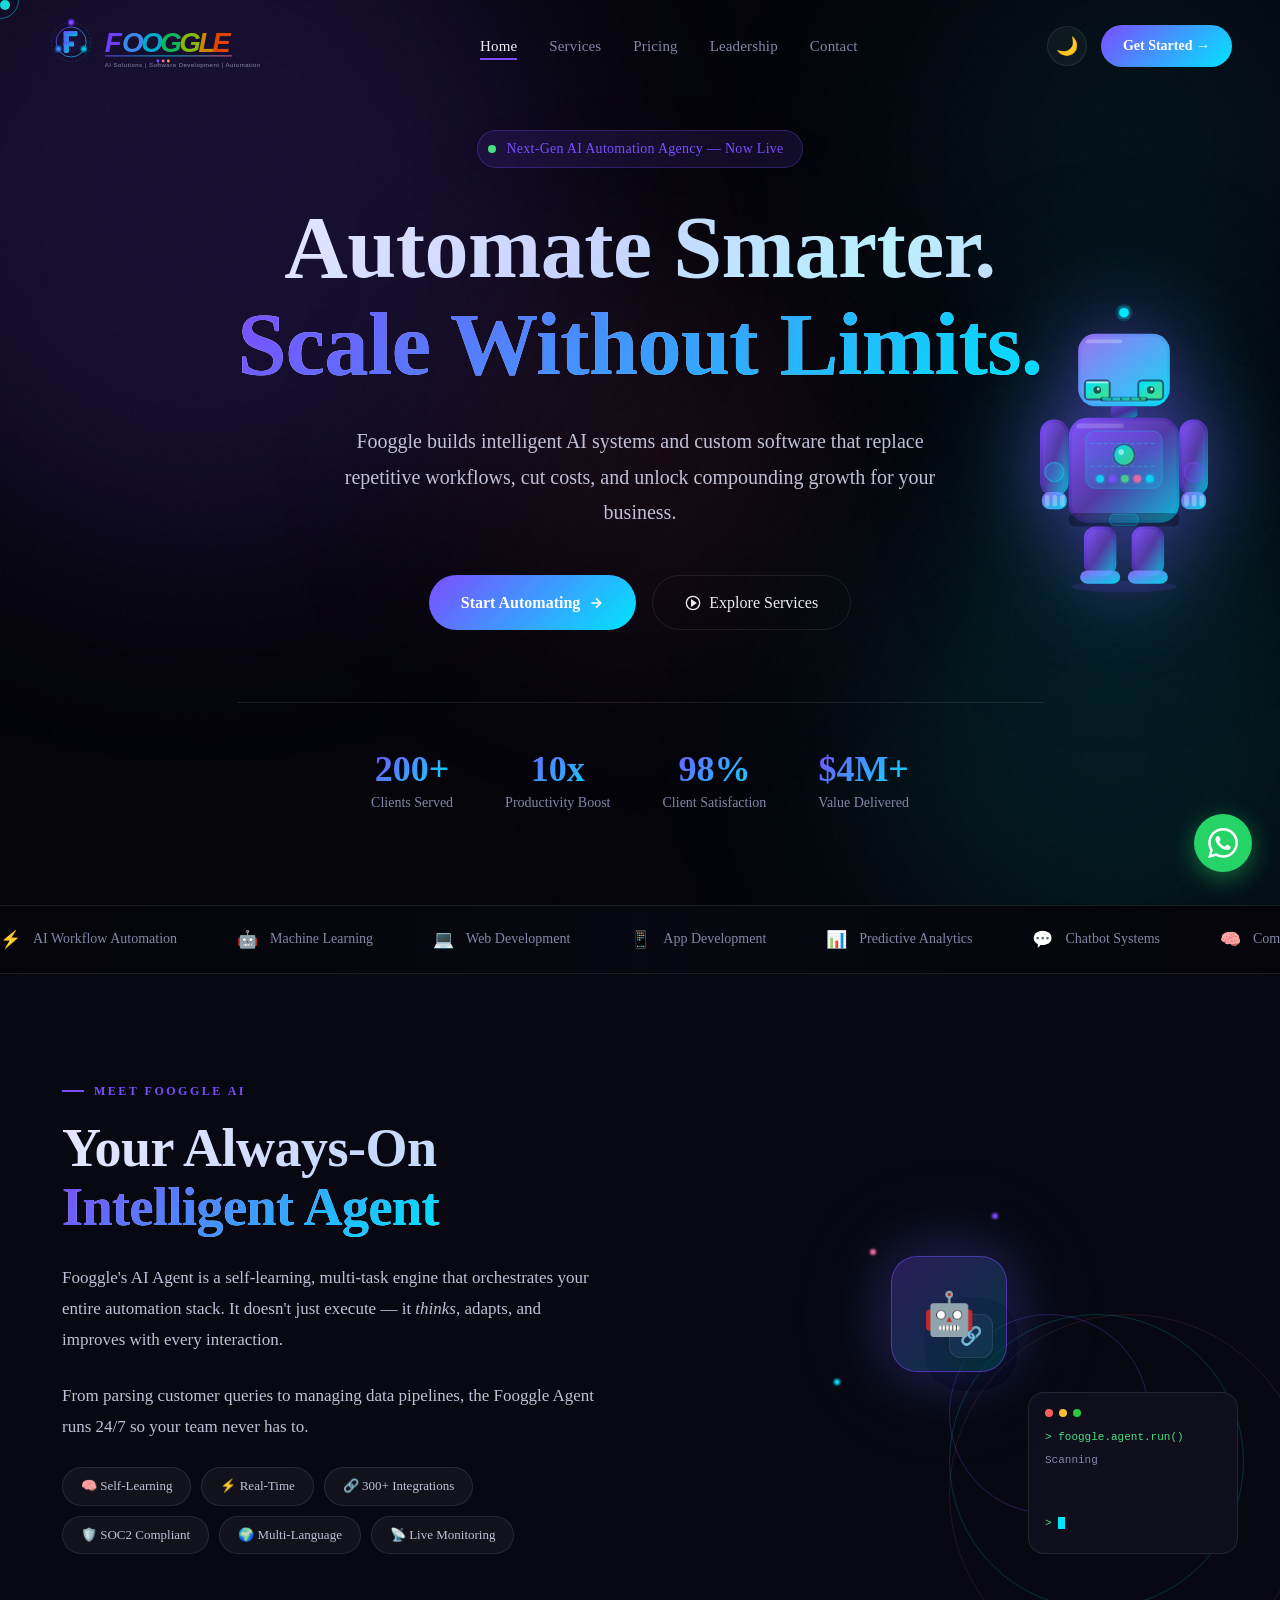
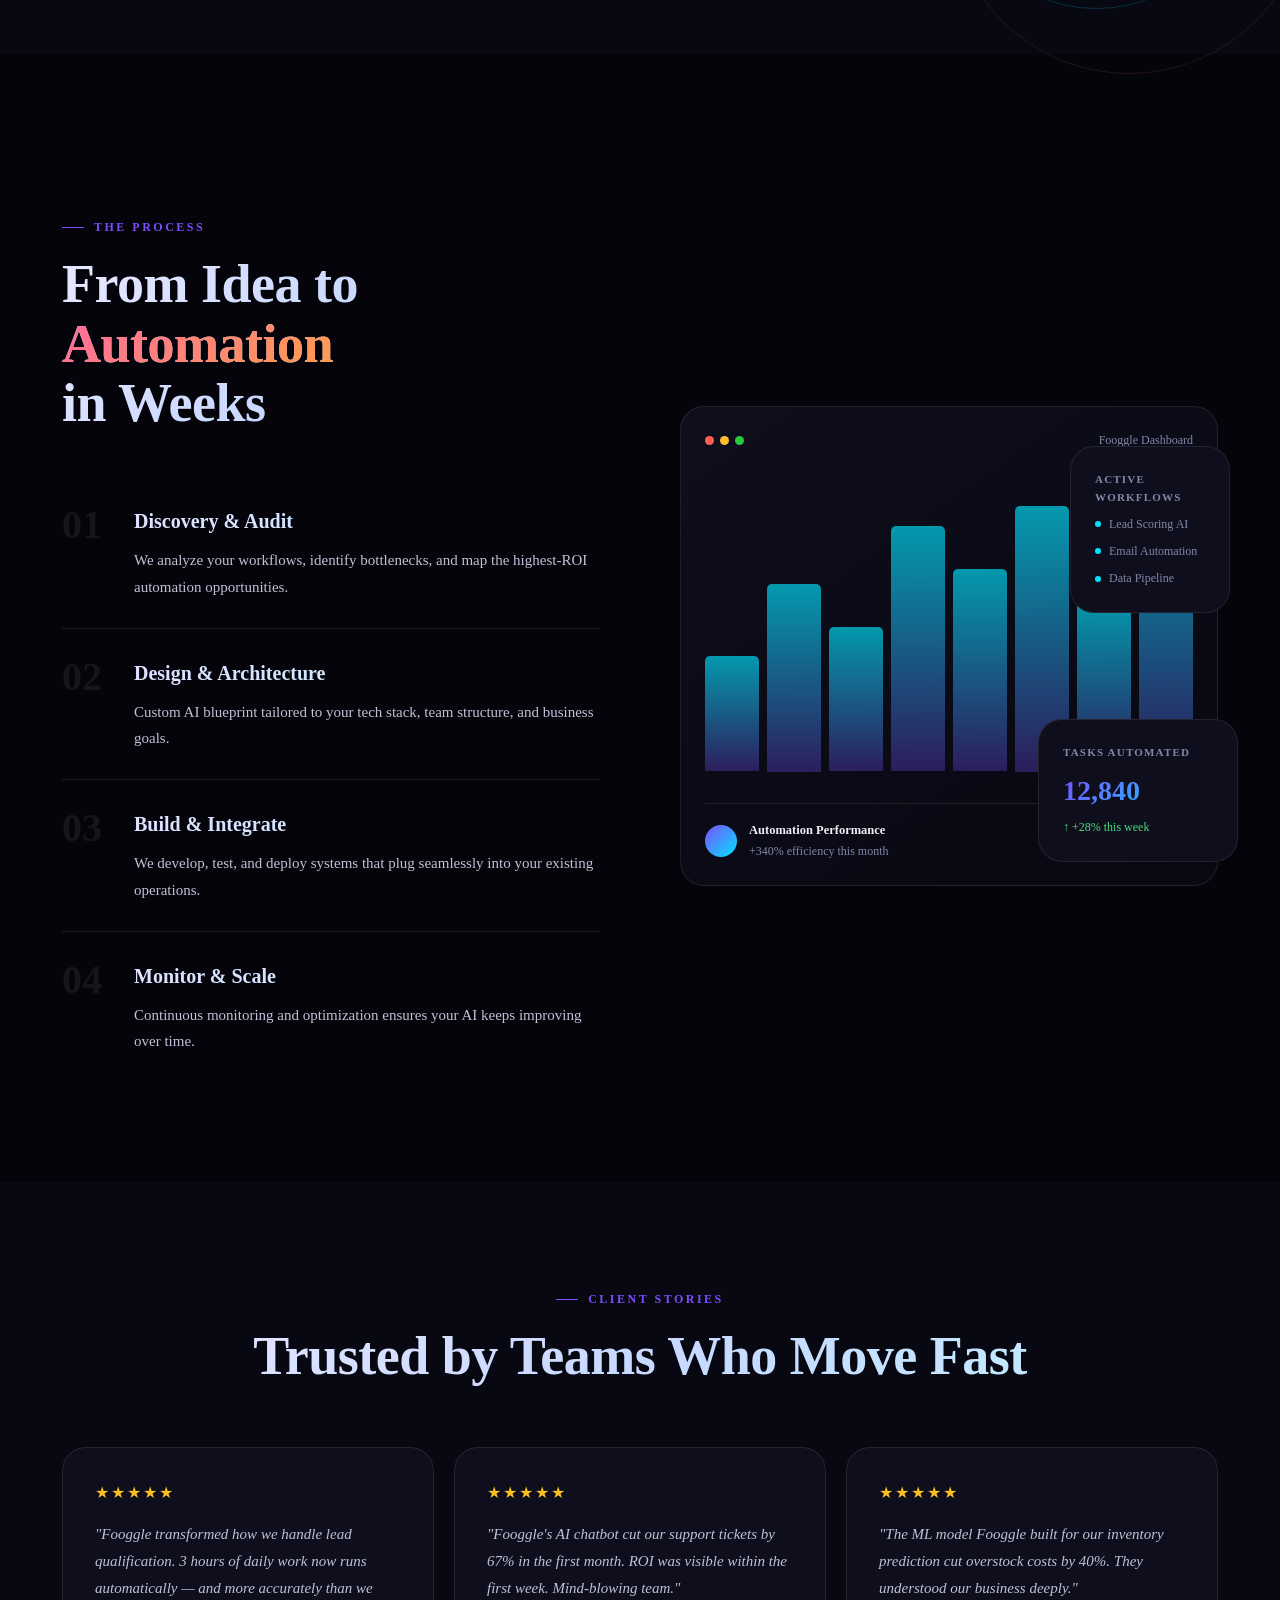
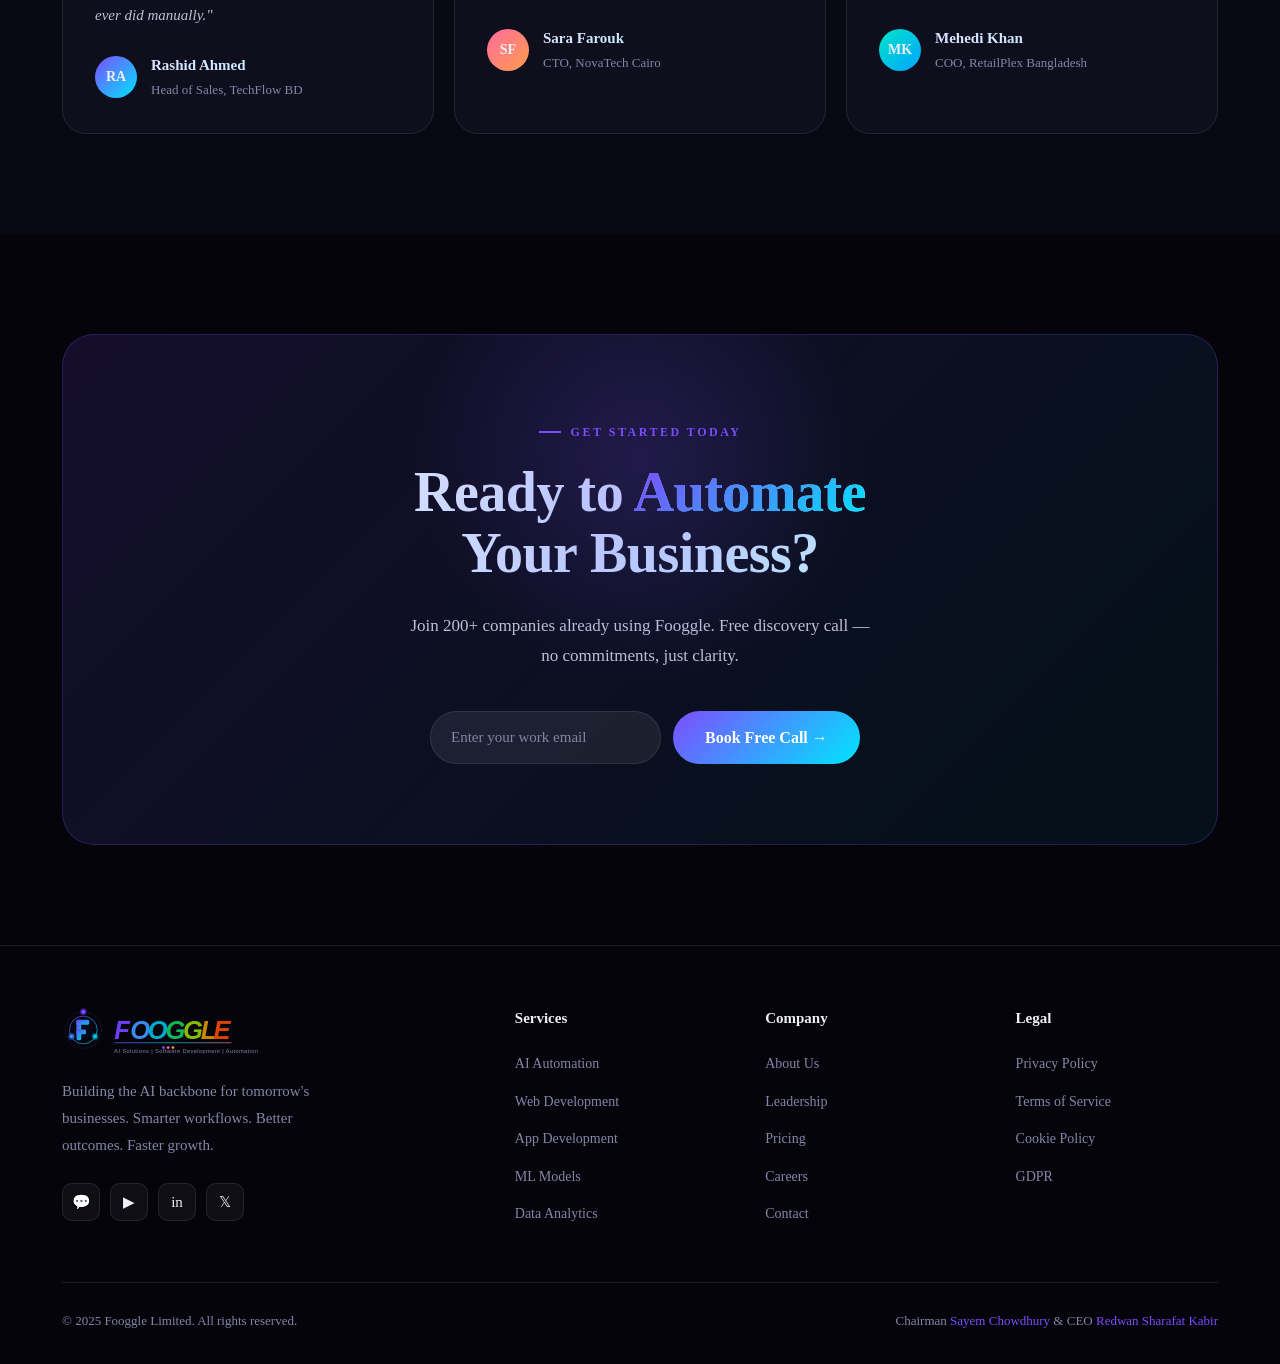
<file: index.html>
<!DOCTYPE html>
<html lang="en">
<head>
<meta charset="UTF-8"/><meta name="viewport" content="width=device-width,initial-scale=1.0"/>
<title>Fooggle — AI Automation & Software Development</title>
<meta name="description" content="Fooggle builds intelligent AI automation systems and custom software that scale your business."/>
<link rel="stylesheet" href="css/style.css"/>
</head>
<body>
<div class="cursor" id="cur"></div>
<div class="cursor-ring" id="curRing"></div>
<div class="scroll-progress" id="sp"></div>
<!-- MOBILE NAV -->
<div class="mobile-nav" id="mNav">
  <button class="mobile-close" onclick="closeMNav()">✕</button>
  <a href="index.html" onclick="closeMNav()">Home</a>
  <a href="services.html" onclick="closeMNav()">Services</a>
  <a href="pricing.html" onclick="closeMNav()">Pricing</a>
  <a href="leadership.html" onclick="closeMNav()">Leadership</a>
  <a href="contact.html" onclick="closeMNav()">Contact</a>
</div>
<!-- NAV -->
<nav id="nav">
  <a href="index.html"><img src="assets/logo.svg" alt="Fooggle" class="nav-logo" style="height:52px"/></a>
  <ul class="nav-links">
    <li><a href="index.html" class="active">Home</a></li>
    <li><a href="services.html">Services</a></li>
    <li><a href="pricing.html">Pricing</a></li>
    <li><a href="leadership.html">Leadership</a></li>
    <li><a href="contact.html">Contact</a></li>
  </ul>
  <div class="nav-right">
    <button class="theme-toggle" id="themeToggle" title="Toggle theme">🌙</button>
    <a href="contact.html" class="nav-cta">Get Started →</a>
    <button class="hamburger" onclick="openMNav()"><span></span><span></span><span></span></button>
  </div>
</nav>
<!-- HERO -->
<section id="hero">
  <div class="blob b1"></div><div class="blob b2"></div><div class="blob b3"></div>
  <div class="hero-robot-wrap">
    <svg width="210" height="290" viewBox="0 0 220 300" fill="none" xmlns="http://www.w3.org/2000/svg">
      <defs>
        <linearGradient id="bG" x1="0" y1="0" x2="1" y2="1"><stop offset="0%" stop-color="#7c4dff"/><stop offset="50%" stop-color="#4a2fa0"/><stop offset="100%" stop-color="#00b8d4"/></linearGradient>
        <linearGradient id="hG" x1="0" y1="0" x2="1" y2="1"><stop offset="0%" stop-color="#9c6dff"/><stop offset="100%" stop-color="#00e5ff"/></linearGradient>
        <linearGradient id="eG" x1="0" y1="0" x2="1" y2="1"><stop offset="0%" stop-color="#00e5ff"/><stop offset="100%" stop-color="#4ade80"/></linearGradient>
        <linearGradient id="cG" x1="0" y1="0" x2="0" y2="1"><stop offset="0%" stop-color="rgba(124,77,255,.4)"/><stop offset="100%" stop-color="rgba(0,229,255,.15)"/></linearGradient>
        <filter id="rg"><feGaussianBlur stdDeviation="3" result="b"/><feMerge><feMergeNode in="b"/><feMergeNode in="SourceGraphic"/></feMerge></filter>
        <clipPath id="ec1"><rect x="68" y="78" width="28" height="22" rx="4"/></clipPath>
        <clipPath id="ec2"><rect x="124" y="78" width="28" height="22" rx="4"/></clipPath>
      </defs>
      <ellipse cx="110" cy="295" rx="55" ry="6" fill="rgba(124,77,255,.15)" class="body-glow"/>
      <line x1="110" y1="30" x2="110" y2="12" stroke="url(#hG)" stroke-width="2.5" stroke-linecap="round"/>
      <circle cx="110" cy="8" r="9" fill="rgba(0,229,255,.15)" class="ant-dot"/>
      <circle cx="110" cy="8" r="5" fill="#00e5ff" class="ant-dot" filter="url(#rg)"/>
      <rect x="62" y="30" width="96" height="76" rx="18" fill="url(#hG)" opacity=".95"/>
      <rect x="65" y="33" width="90" height="70" rx="16" fill="rgba(255,255,255,.06)"/>
      <rect x="70" y="36" width="38" height="4" rx="2" fill="rgba(255,255,255,.25)"/>
      <rect x="68" y="78" width="28" height="22" rx="5" fill="rgba(0,0,0,.5)"/>
      <rect x="124" y="78" width="28" height="22" rx="5" fill="rgba(0,0,0,.5)"/>
      <g clip-path="url(#ec1)"><rect x="70" y="80" width="24" height="18" rx="3" fill="url(#eG)" class="robot-eye"/><rect x="70" y="80" width="24" height="2" rx="1" fill="rgba(255,255,255,.6)" class="scan-line"/></g>
      <g clip-path="url(#ec2)"><rect x="126" y="80" width="24" height="18" rx="3" fill="url(#eG)" class="robot-eye-r"/></g>
      <circle cx="82" cy="89" r="4" fill="rgba(0,0,0,.6)"/><circle cx="138" cy="89" r="4" fill="rgba(0,0,0,.6)"/>
      <circle cx="83" cy="88" r="1.5" fill="white" opacity=".8"/><circle cx="139" cy="88" r="1.5" fill="white" opacity=".8"/>
      <rect x="85" y="96" width="50" height="5" rx="2.5" fill="rgba(0,0,0,.4)"/>
      <rect x="87" y="97" width="46" height="3" rx="1.5" fill="url(#eG)" opacity=".7"/>
      <rect x="96" y="97" width="2" height="3" rx="1" fill="rgba(0,0,0,.4)"/><rect x="106" y="97" width="2" height="3" rx="1" fill="rgba(0,0,0,.4)"/><rect x="116" y="97" width="2" height="3" rx="1" fill="rgba(0,0,0,.4)"/><rect x="126" y="97" width="2" height="3" rx="1" fill="rgba(0,0,0,.4)"/>
      <rect x="96" y="106" width="28" height="12" rx="4" fill="url(#bG)" opacity=".7"/>
      <rect x="52" y="118" width="116" height="110" rx="20" fill="url(#bG)"/>
      <rect x="55" y="121" width="110" height="104" rx="18" fill="rgba(255,255,255,.05)"/>
      <rect x="60" y="124" width="50" height="5" rx="2.5" fill="rgba(255,255,255,.18)"/>
      <rect x="70" y="132" width="80" height="60" rx="10" fill="url(#cG)" stroke="rgba(0,229,255,.3)" stroke-width="1"/>
      <line x1="75" y1="145" x2="145" y2="145" stroke="rgba(0,229,255,.4)" stroke-width="1" stroke-dasharray="4 3" class="circ1"/>
      <line x1="75" y1="157" x2="145" y2="157" stroke="rgba(124,77,255,.5)" stroke-width="1" stroke-dasharray="6 3" class="circ2"/>
      <line x1="75" y1="169" x2="145" y2="169" stroke="rgba(0,229,255,.4)" stroke-width="1" stroke-dasharray="4 3" class="circ3"/>
      <circle cx="85" cy="182" r="4" fill="rgba(0,229,255,.7)" filter="url(#rg)"/>
      <circle cx="98" cy="182" r="4" fill="rgba(124,77,255,.7)" filter="url(#rg)"/>
      <circle cx="111" cy="182" r="4" fill="rgba(74,222,128,.7)" filter="url(#rg)"/>
      <circle cx="124" cy="182" r="4" fill="rgba(255,107,157,.7)" filter="url(#rg)"/>
      <circle cx="137" cy="182" r="4" fill="rgba(0,229,255,.7)" filter="url(#rg)"/>
      <circle cx="110" cy="157" r="12" fill="rgba(0,0,0,.4)"/>
      <circle cx="110" cy="157" r="10" fill="url(#eG)" opacity=".9" filter="url(#rg)" class="ant-dot"/>
      <circle cx="107" cy="154" r="3" fill="rgba(255,255,255,.5)"/>
      <g class="robot-arm-l"><rect x="22" y="120" width="30" height="80" rx="14" fill="url(#bG)"/><rect x="25" y="123" width="24" height="74" rx="12" fill="rgba(255,255,255,.05)"/><circle cx="37" cy="175" r="10" fill="rgba(0,229,255,.2)" stroke="rgba(0,229,255,.4)" stroke-width="1.5"/><rect x="24" y="196" width="26" height="18" rx="8" fill="url(#hG)" opacity=".9"/><rect x="27" y="199" width="5" height="12" rx="3" fill="rgba(255,255,255,.3)"/><rect x="35" y="199" width="5" height="12" rx="3" fill="rgba(255,255,255,.3)"/><rect x="43" y="199" width="5" height="12" rx="3" fill="rgba(255,255,255,.3)"/></g>
      <g class="robot-arm-r"><rect x="168" y="120" width="30" height="80" rx="14" fill="url(#bG)"/><rect x="171" y="123" width="24" height="74" rx="12" fill="rgba(255,255,255,.05)"/><circle cx="183" cy="175" r="10" fill="rgba(124,77,255,.2)" stroke="rgba(124,77,255,.4)" stroke-width="1.5"/><rect x="170" y="196" width="26" height="18" rx="8" fill="url(#hG)" opacity=".9"/><rect x="173" y="199" width="5" height="12" rx="3" fill="rgba(255,255,255,.3)"/><rect x="181" y="199" width="5" height="12" rx="3" fill="rgba(255,255,255,.3)"/><rect x="189" y="199" width="5" height="12" rx="3" fill="rgba(255,255,255,.3)"/></g>
      <rect x="52" y="218" width="116" height="14" rx="6" fill="rgba(0,0,0,.3)"/>
      <rect x="95" y="219" width="30" height="12" rx="5" fill="rgba(0,229,255,.15)" stroke="rgba(0,229,255,.3)" stroke-width="1"/>
      <g class="robot-legs">
        <rect x="68" y="232" width="34" height="52" rx="12" fill="url(#bG)"/><rect x="71" y="235" width="28" height="46" rx="10" fill="rgba(255,255,255,.05)"/><rect x="64" y="278" width="42" height="14" rx="8" fill="url(#hG)" opacity=".9"/>
        <rect x="118" y="232" width="34" height="52" rx="12" fill="url(#bG)"/><rect x="121" y="235" width="28" height="46" rx="10" fill="rgba(255,255,255,.05)"/><rect x="114" y="278" width="42" height="14" rx="8" fill="url(#hG)" opacity=".9"/>
      </g>
    </svg>
  </div>
  <div class="container" style="position:relative;z-index:2">
    <div class="hero-badge"><span class="badge-dot"></span>Next-Gen AI Automation Agency — Now Live</div>
    <h1 class="hero-title">Automate Smarter.<br/><span class="gt">Scale Without Limits.</span></h1>
    <p class="hero-sub">Fooggle builds intelligent AI systems and custom software that replace repetitive workflows, cut costs, and unlock compounding growth for your business.</p>
    <div class="hero-btns">
      <a href="contact.html" class="btn-p">Start Automating <svg width="16" height="16" viewBox="0 0 24 24" fill="none" stroke="currentColor" stroke-width="2.5"><path d="M5 12h14M12 5l7 7-7 7"/></svg></a>
      <a href="services.html" class="btn-g"><svg width="16" height="16" viewBox="0 0 24 24" fill="none" stroke="currentColor" stroke-width="2"><circle cx="12" cy="12" r="10"/><path d="M10 8l6 4-6 4V8z" fill="currentColor"/></svg>Explore Services</a>
    </div>
    <div class="hero-stats">
      <div><div class="stat-num">200+</div><div class="stat-label">Clients Served</div></div>
      <div><div class="stat-num">10x</div><div class="stat-label">Productivity Boost</div></div>
      <div><div class="stat-num">98%</div><div class="stat-label">Client Satisfaction</div></div>
      <div><div class="stat-num">$4M+</div><div class="stat-label">Value Delivered</div></div>
    </div>
  </div>
</section>
<!-- MARQUEE -->
<div class="mq-wrap">
  <div class="mq-track">
    <div class="mq-item"><span>⚡</span>AI Workflow Automation</div><div class="mq-item"><span>🤖</span>Machine Learning</div><div class="mq-item"><span>💻</span>Web Development</div><div class="mq-item"><span>📱</span>App Development</div><div class="mq-item"><span>📊</span>Predictive Analytics</div><div class="mq-item"><span>💬</span>Chatbot Systems</div><div class="mq-item"><span>🧠</span>Computer Vision AI</div><div class="mq-item"><span>🚀</span>Hyper-Automation</div>
    <div class="mq-item"><span>⚡</span>AI Workflow Automation</div><div class="mq-item"><span>🤖</span>Machine Learning</div><div class="mq-item"><span>💻</span>Web Development</div><div class="mq-item"><span>📱</span>App Development</div><div class="mq-item"><span>📊</span>Predictive Analytics</div><div class="mq-item"><span>💬</span>Chatbot Systems</div><div class="mq-item"><span>🧠</span>Computer Vision AI</div><div class="mq-item"><span>🚀</span>Hyper-Automation</div>
  </div>
</div>
<!-- AI AGENT -->
<section id="ai-agent" class="sp section-bg">
  <div class="blob" style="width:450px;height:450px;background:rgba(0,229,255,.07);top:-80px;right:-80px;animation:blobFloat 10s ease-in-out infinite"></div>
  <div class="container">
    <div class="agent-inner">
      <div class="reveal">
        <div class="slabel">Meet Fooggle AI</div>
        <h2 class="stitle">Your Always-On<br/><span class="gt">Intelligent Agent</span></h2>
        <p class="agent-desc">Fooggle's AI Agent is a self-learning, multi-task engine that orchestrates your entire automation stack. It doesn't just execute — it <em>thinks</em>, adapts, and improves with every interaction.</p>
        <p class="agent-desc">From parsing customer queries to managing data pipelines, the Fooggle Agent runs 24/7 so your team never has to.</p>
        <div class="agent-pills">
          <span class="pill">🧠 Self-Learning</span><span class="pill">⚡ Real-Time</span><span class="pill">🔗 300+ Integrations</span><span class="pill">🛡️ SOC2 Compliant</span><span class="pill">🌍 Multi-Language</span><span class="pill">📡 Live Monitoring</span>
        </div>
      </div>
      <div class="agent-visual reveal">
        <div class="orbit-wrap">
          <div class="a-ring ar1"></div><div class="a-ring ar2"></div><div class="a-ring ar3"></div>
          <div class="agent-core">🤖</div>
          <div class="on n1">💬</div><div class="on n2">📊</div><div class="on n3">👁️</div>
          <div class="on n4">🛡️</div><div class="on n5">⚙️</div><div class="on n6">🔗</div>
          <div class="dp dp1"></div><div class="dp dp2"></div><div class="dp dp3"></div>
        </div>
        <div class="agent-term">
          <div class="term-hdr"><span class="td" style="background:#ff5f57"></span><span class="td" style="background:#febc2e"></span><span class="td" style="background:#28c840"></span></div>
          <div class="tl" id="tl0"></div><div class="tl m" id="tl1"></div><div class="tl p" id="tl2"></div><div class="tl" id="tl3"></div>
          <div class="tl">&gt; <span class="tcursor"></span></div>
        </div>
      </div>
    </div>
  </div>
</section>
<!-- HOW IT WORKS -->
<section id="how" class="sp">
  <div class="container">
    <div class="how-grid">
      <div class="reveal">
        <div class="slabel">The Process</div>
        <h2 class="stitle">From Idea to<br/><span class="gt2">Automation</span><br/>in Weeks</h2>
        <div style="margin-top:40px">
          <div class="how-step"><div class="hs-num">01</div><div><div class="hs-title">Discovery & Audit</div><div class="hs-desc">We analyze your workflows, identify bottlenecks, and map the highest-ROI automation opportunities.</div></div></div>
          <div class="how-step"><div class="hs-num">02</div><div><div class="hs-title">Design & Architecture</div><div class="hs-desc">Custom AI blueprint tailored to your tech stack, team structure, and business goals.</div></div></div>
          <div class="how-step"><div class="hs-num">03</div><div><div class="hs-title">Build & Integrate</div><div class="hs-desc">We develop, test, and deploy systems that plug seamlessly into your existing operations.</div></div></div>
          <div class="how-step"><div class="hs-num">04</div><div><div class="hs-title">Monitor & Scale</div><div class="hs-desc">Continuous monitoring and optimization ensures your AI keeps improving over time.</div></div></div>
        </div>
      </div>
      <div class="how-vis reveal">
        <div style="position:absolute;inset:0">
          <div class="vc vcm">
            <div class="vt"><div class="vds"><span class="vd"></span><span class="vd"></span><span class="vd"></span></div><div class="vlabel">Fooggle Dashboard</div></div>
            <div class="vchart"><div class="vbar" style="height:40%"></div><div class="vbar" style="height:65%"></div><div class="vbar" style="height:50%"></div><div class="vbar" style="height:85%"></div><div class="vbar" style="height:70%"></div><div class="vbar" style="height:92%"></div><div class="vbar" style="height:60%"></div><div class="vbar" style="height:97%"></div></div>
            <div class="vfooter"><div class="vavatar"></div><div class="vmeta"><strong>Automation Performance</strong>+340% efficiency this month</div><span class="vbadge">↑ Live</span></div>
          </div>
          <div class="vc vcf1"><div class="vmt">Tasks Automated</div><div class="vnum">12,840</div><div class="vnums">↑ +28% this week</div></div>
          <div class="vc vcf2"><div class="vmt">Active Workflows</div><div class="vlist"><div class="vli">Lead Scoring AI</div><div class="vli">Email Automation</div><div class="vli">Data Pipeline</div></div></div>
        </div>
      </div>
    </div>
  </div>
</section>
<!-- TESTIMONIALS -->
<section class="sp section-bg">
  <div class="container">
    <div style="text-align:center" class="reveal">
      <div class="slabel" style="justify-content:center">Client Stories</div>
      <h2 class="stitle">Trusted by Teams Who Move Fast</h2>
    </div>
    <div class="ts-grid reveal">
      <div class="ts-card"><div class="ts-stars">★★★★★</div><p class="ts-q">"Fooggle transformed how we handle lead qualification. 3 hours of daily work now runs automatically — and more accurately than we ever did manually."</p><div class="ts-auth"><div class="ts-av">RA</div><div><div class="ts-name">Rashid Ahmed</div><div class="ts-role">Head of Sales, TechFlow BD</div></div></div></div>
      <div class="ts-card"><div class="ts-stars">★★★★★</div><p class="ts-q">"Fooggle's AI chatbot cut our support tickets by 67% in the first month. ROI was visible within the first week. Mind-blowing team."</p><div class="ts-auth"><div class="ts-av">SF</div><div><div class="ts-name">Sara Farouk</div><div class="ts-role">CTO, NovaTech Cairo</div></div></div></div>
      <div class="ts-card"><div class="ts-stars">★★★★★</div><p class="ts-q">"The ML model Fooggle built for our inventory prediction cut overstock costs by 40%. They understood our business deeply."</p><div class="ts-auth"><div class="ts-av">MK</div><div><div class="ts-name">Mehedi Khan</div><div class="ts-role">COO, RetailPlex Bangladesh</div></div></div></div>
    </div>
  </div>
</section>
<!-- CTA -->
<section class="sp">
  <div class="container">
    <div class="cta-inner reveal">
      <div class="slabel" style="justify-content:center;margin-bottom:20px">Get Started Today</div>
      <h2 class="cta-title">Ready to <span class="gt">Automate</span><br/>Your Business?</h2>
      <p class="cta-sub">Join 200+ companies already using Fooggle. Free discovery call — no commitments, just clarity.</p>
      <div class="cta-form">
        <input type="email" class="cta-in" placeholder="Enter your work email"/>
        <a href="contact.html" class="btn-p" style="white-space:nowrap">Book Free Call →</a>
      </div>
    </div>
  </div>
</section>
<!-- FOOTER -->
<footer>
  <div class="container">
    <div class="ft-grid2">
      <div class="fb">
        <a href="index.html"><img src="assets/logo.svg" alt="Fooggle" style="height:48px"/></a>
        <p>Building the AI backbone for tomorrow's businesses. Smarter workflows. Better outcomes. Faster growth.</p>
        <div class="soc">
          <a class="sb" href="https://wa.me/8801XXXXXXXXX" target="_blank" title="WhatsApp">💬</a>
          <a class="sb" href="https://youtube.com/@fooggle" target="_blank" title="YouTube">▶</a>
          <a class="sb" href="https://linkedin.com/company/fooggle" target="_blank" title="LinkedIn">in</a>
          <a class="sb" href="https://x.com/fooggle" target="_blank" title="X / Twitter">𝕏</a>
        </div>
      </div>
      <div class="fc"><h5>Services</h5><ul><li><a href="services.html">AI Automation</a></li><li><a href="services.html">Web Development</a></li><li><a href="services.html">App Development</a></li><li><a href="services.html">ML Models</a></li><li><a href="services.html">Data Analytics</a></li></ul></div>
      <div class="fc"><h5>Company</h5><ul><li><a href="leadership.html">About Us</a></li><li><a href="leadership.html">Leadership</a></li><li><a href="pricing.html">Pricing</a></li><li><a href="contact.html">Careers</a></li><li><a href="contact.html">Contact</a></li></ul></div>
      <div class="fc"><h5>Legal</h5><ul><li><a href="#">Privacy Policy</a></li><li><a href="#">Terms of Service</a></li><li><a href="#">Cookie Policy</a></li><li><a href="#">GDPR</a></li></ul></div>
    </div>
    <div class="ft-bot">
      <p>© 2025 Fooggle Limited. All rights reserved.</p>
      <p>Chairman <a href="leadership.html">Sayem Chowdhury</a> &amp; CEO <a href="leadership.html">Redwan Sharafat Kabir</a></p>
    </div>
  </div>
</footer>
<!-- WhatsApp Float -->
<a href="https://wa.me/8801XXXXXXXXX" class="wa-float" target="_blank" title="Chat on WhatsApp">
  <svg viewBox="0 0 24 24"><path d="M17.472 14.382c-.297-.149-1.758-.867-2.03-.967-.273-.099-.471-.148-.67.15-.197.297-.767.966-.94 1.164-.173.199-.347.223-.644.075-.297-.15-1.255-.463-2.39-1.475-.883-.788-1.48-1.761-1.653-2.059-.173-.297-.018-.458.13-.606.134-.133.298-.347.446-.52.149-.174.198-.298.298-.497.099-.198.05-.371-.025-.52-.075-.149-.669-1.612-.916-2.207-.242-.579-.487-.5-.669-.51-.173-.008-.371-.01-.57-.01-.198 0-.52.074-.792.372-.272.297-1.04 1.016-1.04 2.479 0 1.462 1.065 2.875 1.213 3.074.149.198 2.096 3.2 5.077 4.487.709.306 1.262.489 1.694.625.712.227 1.36.195 1.871.118.571-.085 1.758-.719 2.006-1.413.248-.694.248-1.289.173-1.413-.074-.124-.272-.198-.57-.347m-5.421 7.403h-.004a9.87 9.87 0 01-5.031-1.378l-.361-.214-3.741.982.998-3.648-.235-.374a9.86 9.86 0 01-1.51-5.26c.001-5.45 4.436-9.884 9.888-9.884 2.64 0 5.122 1.03 6.988 2.898a9.825 9.825 0 012.893 6.994c-.003 5.45-4.437 9.884-9.885 9.884m8.413-18.297A11.815 11.815 0 0012.05 0C5.495 0 .16 5.335.157 11.892c0 2.096.547 4.142 1.588 5.945L.057 24l6.305-1.654a11.882 11.882 0 005.683 1.448h.005c6.554 0 11.89-5.335 11.893-11.893a11.821 11.821 0 00-3.48-8.413z"/></svg>
</a>
<script src="js/main.js"></script>
</body>
</html>
</file>
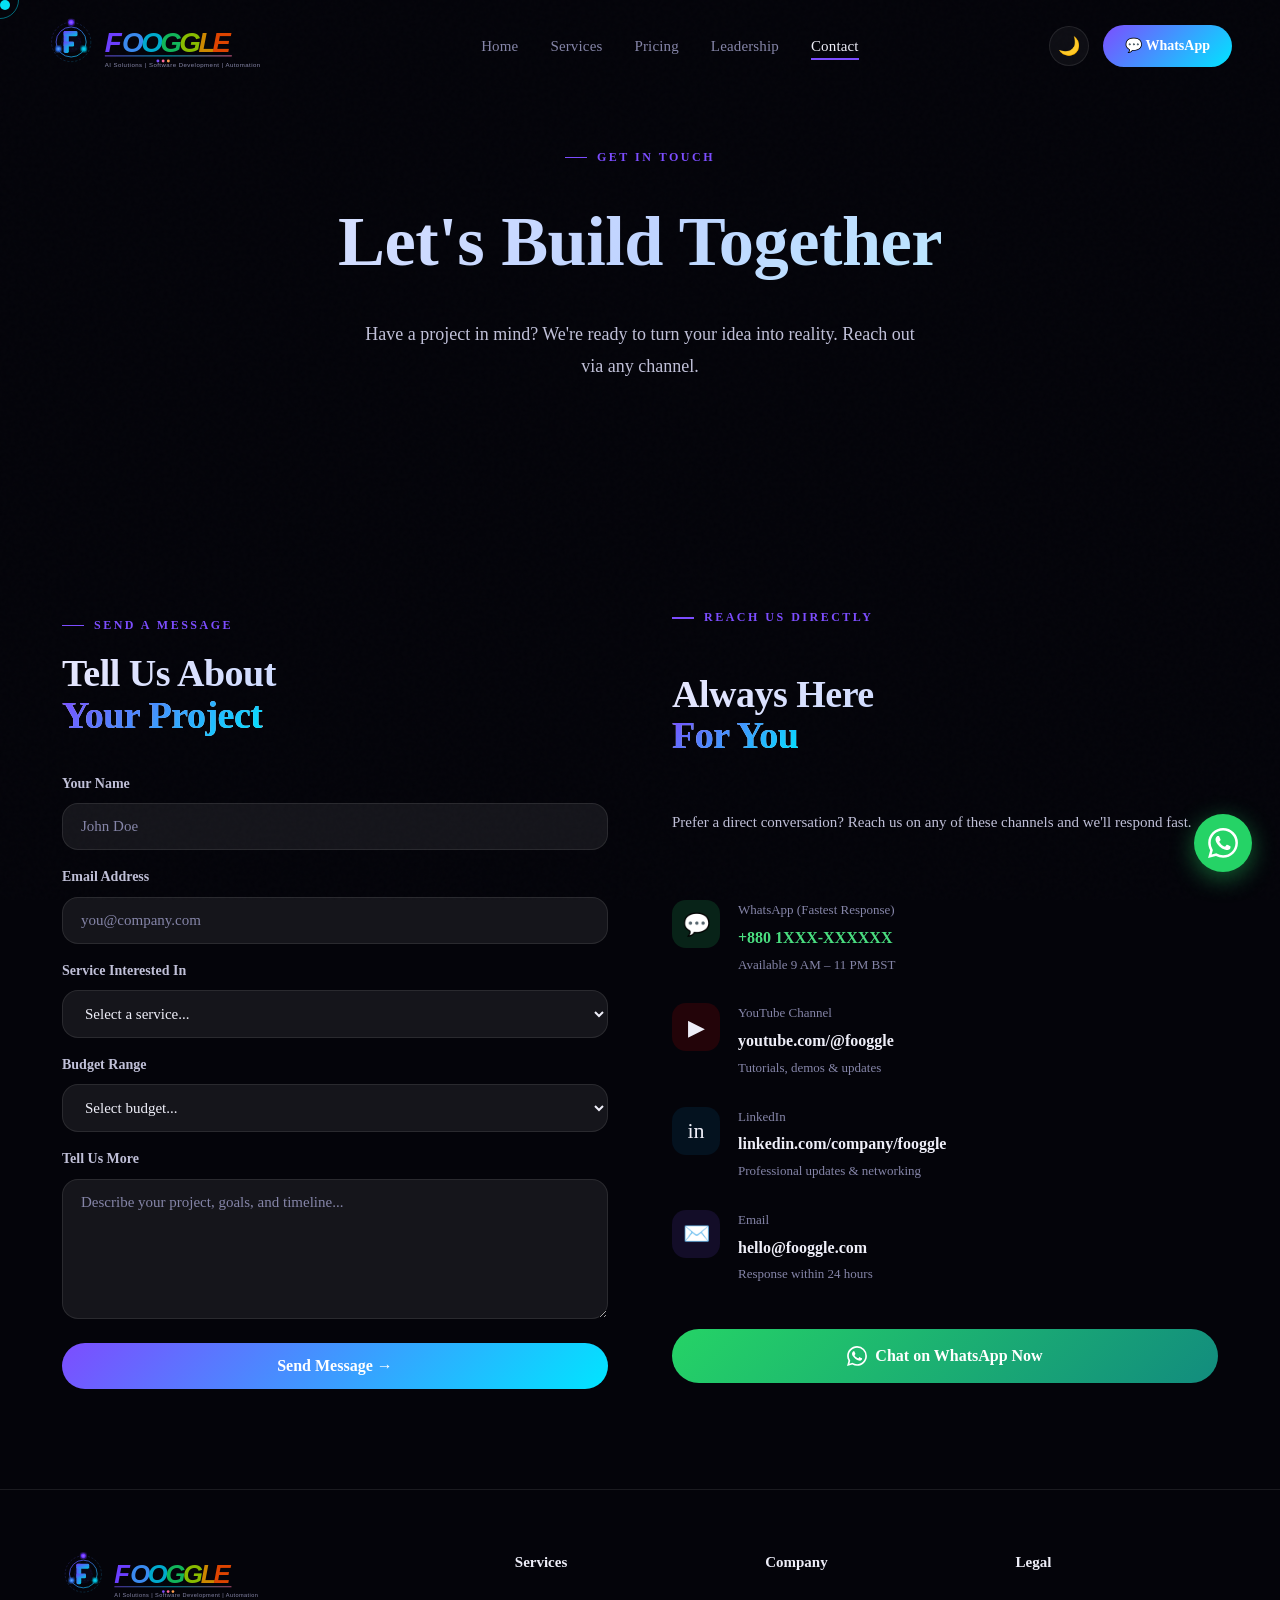
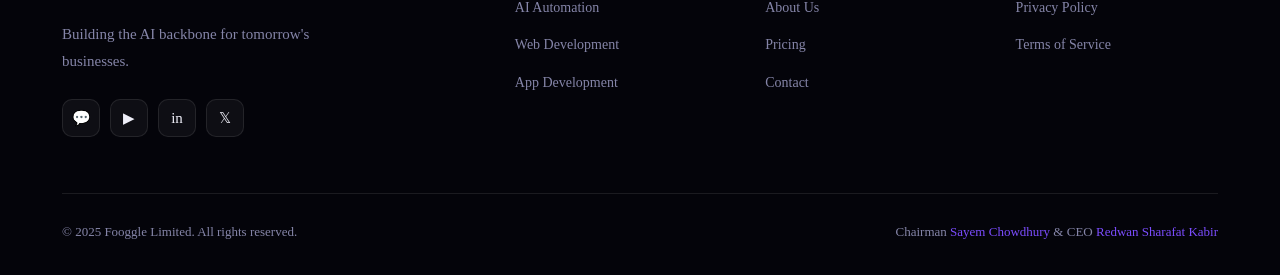
<file: contact.html>
<!DOCTYPE html>
<html lang="en">
<head>
<meta charset="UTF-8"/><meta name="viewport" content="width=device-width,initial-scale=1.0"/>
<title>Contact — Fooggle</title>
<link rel="stylesheet" href="css/style.css"/>
</head>
<body>
<div class="cursor" id="cur"></div><div class="cursor-ring" id="curRing"></div><div class="scroll-progress" id="sp"></div>
<div class="mobile-nav" id="mNav">
  <button class="mobile-close" onclick="closeMNav()">✕</button>
  <a href="index.html" onclick="closeMNav()">Home</a><a href="services.html" onclick="closeMNav()">Services</a><a href="pricing.html" onclick="closeMNav()">Pricing</a><a href="leadership.html" onclick="closeMNav()">Leadership</a><a href="contact.html" onclick="closeMNav()">Contact</a>
</div>
<nav id="nav">
  <a href="index.html"><img src="assets/logo.svg" alt="Fooggle" style="height:52px"/></a>
  <ul class="nav-links">
    <li><a href="index.html">Home</a></li><li><a href="services.html">Services</a></li><li><a href="pricing.html">Pricing</a></li><li><a href="leadership.html">Leadership</a></li><li><a href="contact.html" class="active">Contact</a></li>
  </ul>
  <div class="nav-right">
    <button class="theme-toggle" id="themeToggle">🌙</button>
    <a href="https://wa.me/8801XXXXXXXXX" class="nav-cta" target="_blank">💬 WhatsApp</a>
    <button class="hamburger" onclick="openMNav()"><span></span><span></span><span></span></button>
  </div>
</nav>
<div class="page-hero">
  <div class="blob b1" style="opacity:.5"></div>
  <div class="container" style="position:relative;z-index:2;text-align:center">
    <div class="slabel" style="justify-content:center">Get In Touch</div>
    <h1 class="page-hero-title">Let's Build Together</h1>
    <p class="page-hero-sub">Have a project in mind? We're ready to turn your idea into reality. Reach out via any channel.</p>
  </div>
</div>
<section class="sp">
  <div class="container">
    <div class="contact-grid reveal">
      <!-- FORM -->
      <div>
        <div class="slabel">Send a Message</div>
        <h2 class="stitle" style="font-size:clamp(28px,3.5vw,38px)">Tell Us About<br/><span class="gt">Your Project</span></h2>
        <form class="contact-form" onsubmit="handleSubmit(event)" style="margin-top:32px">
          <div class="form-group">
            <label>Your Name</label>
            <input type="text" class="form-input" placeholder="John Doe" required/>
          </div>
          <div class="form-group">
            <label>Email Address</label>
            <input type="email" class="form-input" placeholder="you@company.com" required/>
          </div>
          <div class="form-group">
            <label>Service Interested In</label>
            <select class="form-input" style="cursor:pointer">
              <option value="">Select a service...</option>
              <option>AI Workflow Automation</option>
              <option>Web Development</option>
              <option>Mobile App Development</option>
              <option>Custom AI Model</option>
              <option>Chatbot Development</option>
              <option>Enterprise / Other</option>
            </select>
          </div>
          <div class="form-group">
            <label>Budget Range</label>
            <select class="form-input" style="cursor:pointer">
              <option value="">Select budget...</option>
              <option>৳30,000 – ৳80,000 ($300 – $800)</option>
              <option>৳80,000 – ৳2,00,000 ($800 – $2,000)</option>
              <option>৳2,00,000 – ৳5,00,000 ($2,000 – $5,000)</option>
              <option>৳5,00,000+ ($5,000+)</option>
            </select>
          </div>
          <div class="form-group">
            <label>Tell Us More</label>
            <textarea class="form-textarea" placeholder="Describe your project, goals, and timeline..."></textarea>
          </div>
          <button type="submit" class="btn-p" style="width:100%;justify-content:center;margin-top:8px">Send Message →</button>
        </form>
        <div id="form-success" style="display:none;margin-top:20px;padding:20px;background:rgba(74,222,128,.1);border:1px solid rgba(74,222,128,.3);border-radius:16px;color:#4ade80;font-size:15px;text-align:center">
          ✅ Message sent! We'll get back to you within 24 hours.
        </div>
      </div>
      <!-- CONTACT INFO -->
      <div class="contact-info">
        <div class="slabel">Reach Us Directly</div>
        <h2 class="stitle" style="font-size:clamp(28px,3.5vw,38px)">Always Here<br/><span class="gt">For You</span></h2>
        <p class="ssub" style="margin-bottom:36px;font-size:15px">Prefer a direct conversation? Reach us on any of these channels and we'll respond fast.</p>
        <!-- WhatsApp -->
        <div class="ci-item">
          <div class="ci-icon ci-wa">💬</div>
          <div>
            <div class="ci-label">WhatsApp (Fastest Response)</div>
            <a href="https://wa.me/8801XXXXXXXXX" class="ci-value" target="_blank" style="color:var(--green)">+880 1XXX-XXXXXX</a>
            <div style="font-size:13px;color:var(--muted);margin-top:4px">Available 9 AM – 11 PM BST</div>
          </div>
        </div>
        <!-- YouTube -->
        <div class="ci-item">
          <div class="ci-icon ci-yt">▶</div>
          <div>
            <div class="ci-label">YouTube Channel</div>
            <a href="https://youtube.com/@fooggle" class="ci-value" target="_blank">youtube.com/@fooggle</a>
            <div style="font-size:13px;color:var(--muted);margin-top:4px">Tutorials, demos & updates</div>
          </div>
        </div>
        <!-- LinkedIn -->
        <div class="ci-item">
          <div class="ci-icon ci-li">in</div>
          <div>
            <div class="ci-label">LinkedIn</div>
            <a href="https://linkedin.com/company/fooggle" class="ci-value" target="_blank">linkedin.com/company/fooggle</a>
            <div style="font-size:13px;color:var(--muted);margin-top:4px">Professional updates & networking</div>
          </div>
        </div>
        <!-- Email -->
        <div class="ci-item">
          <div class="ci-icon ci-em">✉️</div>
          <div>
            <div class="ci-label">Email</div>
            <a href="mailto:hello@fooggle.com" class="ci-value">hello@fooggle.com</a>
            <div style="font-size:13px;color:var(--muted);margin-top:4px">Response within 24 hours</div>
          </div>
        </div>
        <!-- WhatsApp CTA -->
        <a href="https://wa.me/8801XXXXXXXXX" target="_blank" class="btn-p" style="margin-top:16px;justify-content:center;background:linear-gradient(135deg,#25d366,#128c7e)">
          <svg width="20" height="20" viewBox="0 0 24 24" fill="white"><path d="M17.472 14.382c-.297-.149-1.758-.867-2.03-.967-.273-.099-.471-.148-.67.15-.197.297-.767.966-.94 1.164-.173.199-.347.223-.644.075-.297-.15-1.255-.463-2.39-1.475-.883-.788-1.48-1.761-1.653-2.059-.173-.297-.018-.458.13-.606.134-.133.298-.347.446-.52.149-.174.198-.298.298-.497.099-.198.05-.371-.025-.52-.075-.149-.669-1.612-.916-2.207-.242-.579-.487-.5-.669-.51-.173-.008-.371-.01-.57-.01-.198 0-.52.074-.792.372-.272.297-1.04 1.016-1.04 2.479 0 1.462 1.065 2.875 1.213 3.074.149.198 2.096 3.2 5.077 4.487.709.306 1.262.489 1.694.625.712.227 1.36.195 1.871.118.571-.085 1.758-.719 2.006-1.413.248-.694.248-1.289.173-1.413-.074-.124-.272-.198-.57-.347m-5.421 7.403h-.004a9.87 9.87 0 01-5.031-1.378l-.361-.214-3.741.982.998-3.648-.235-.374a9.86 9.86 0 01-1.51-5.26c.001-5.45 4.436-9.884 9.888-9.884 2.64 0 5.122 1.03 6.988 2.898a9.825 9.825 0 012.893 6.994c-.003 5.45-4.437 9.884-9.885 9.884m8.413-18.297A11.815 11.815 0 0012.05 0C5.495 0 .16 5.335.157 11.892c0 2.096.547 4.142 1.588 5.945L.057 24l6.305-1.654a11.882 11.882 0 005.683 1.448h.005c6.554 0 11.89-5.335 11.893-11.893a11.821 11.821 0 00-3.48-8.413z"/></svg>
          Chat on WhatsApp Now
        </a>
      </div>
    </div>
  </div>
</section>
<footer>
  <div class="container">
    <div class="ft-grid2">
      <div class="fb"><a href="index.html"><img src="assets/logo.svg" alt="Fooggle" style="height:48px"/></a><p>Building the AI backbone for tomorrow's businesses.</p><div class="soc"><a class="sb" href="https://wa.me/8801XXXXXXXXX" target="_blank">💬</a><a class="sb" href="https://youtube.com/@fooggle" target="_blank">▶</a><a class="sb" href="https://linkedin.com/company/fooggle" target="_blank">in</a><a class="sb" href="https://x.com/fooggle" target="_blank">𝕏</a></div></div>
      <div class="fc"><h5>Services</h5><ul><li><a href="services.html">AI Automation</a></li><li><a href="services.html">Web Development</a></li><li><a href="services.html">App Development</a></li></ul></div>
      <div class="fc"><h5>Company</h5><ul><li><a href="leadership.html">About Us</a></li><li><a href="pricing.html">Pricing</a></li><li><a href="contact.html">Contact</a></li></ul></div>
      <div class="fc"><h5>Legal</h5><ul><li><a href="#">Privacy Policy</a></li><li><a href="#">Terms of Service</a></li></ul></div>
    </div>
    <div class="ft-bot"><p>© 2025 Fooggle Limited. All rights reserved.</p><p>Chairman <a href="leadership.html">Sayem Chowdhury</a> &amp; CEO <a href="leadership.html">Redwan Sharafat Kabir</a></p></div>
  </div>
</footer>
<a href="https://wa.me/8801XXXXXXXXX" class="wa-float" target="_blank"><svg viewBox="0 0 24 24"><path d="M17.472 14.382c-.297-.149-1.758-.867-2.03-.967-.273-.099-.471-.148-.67.15-.197.297-.767.966-.94 1.164-.173.199-.347.223-.644.075-.297-.15-1.255-.463-2.39-1.475-.883-.788-1.48-1.761-1.653-2.059-.173-.297-.018-.458.13-.606.134-.133.298-.347.446-.52.149-.174.198-.298.298-.497.099-.198.05-.371-.025-.52-.075-.149-.669-1.612-.916-2.207-.242-.579-.487-.5-.669-.51-.173-.008-.371-.01-.57-.01-.198 0-.52.074-.792.372-.272.297-1.04 1.016-1.04 2.479 0 1.462 1.065 2.875 1.213 3.074.149.198 2.096 3.2 5.077 4.487.709.306 1.262.489 1.694.625.712.227 1.36.195 1.871.118.571-.085 1.758-.719 2.006-1.413.248-.694.248-1.289.173-1.413-.074-.124-.272-.198-.57-.347m-5.421 7.403h-.004a9.87 9.87 0 01-5.031-1.378l-.361-.214-3.741.982.998-3.648-.235-.374a9.86 9.86 0 01-1.51-5.26c.001-5.45 4.436-9.884 9.888-9.884 2.64 0 5.122 1.03 6.988 2.898a9.825 9.825 0 012.893 6.994c-.003 5.45-4.437 9.884-9.885 9.884m8.413-18.297A11.815 11.815 0 0012.05 0C5.495 0 .16 5.335.157 11.892c0 2.096.547 4.142 1.588 5.945L.057 24l6.305-1.654a11.882 11.882 0 005.683 1.448h.005c6.554 0 11.89-5.335 11.893-11.893a11.821 11.821 0 00-3.48-8.413z"/></svg></a>
<script>
function handleSubmit(e){
  e.preventDefault();
  document.getElementById('form-success').style.display='block';
  e.target.reset();
  setTimeout(()=>document.getElementById('form-success').style.display='none', 6000);
}
</script>
<script src="js/main.js"></script>
</body>
</html>
</file>
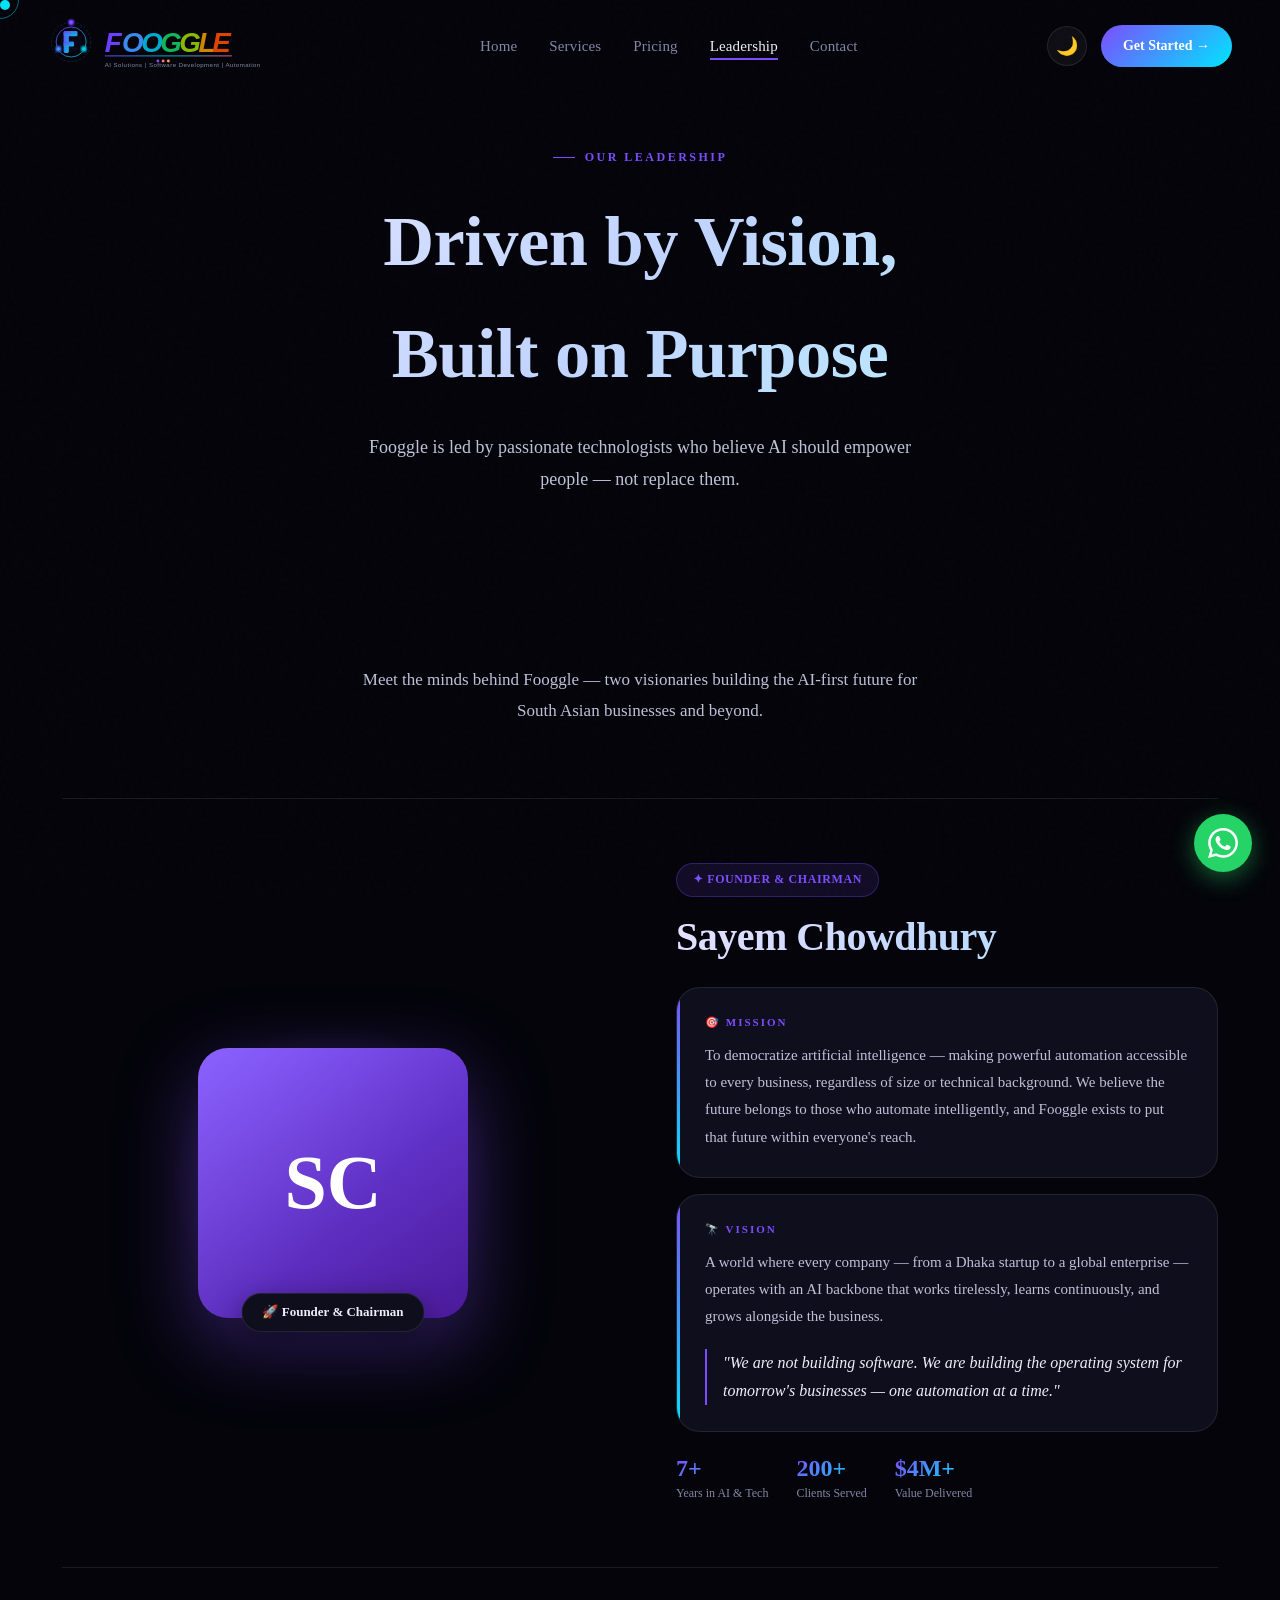
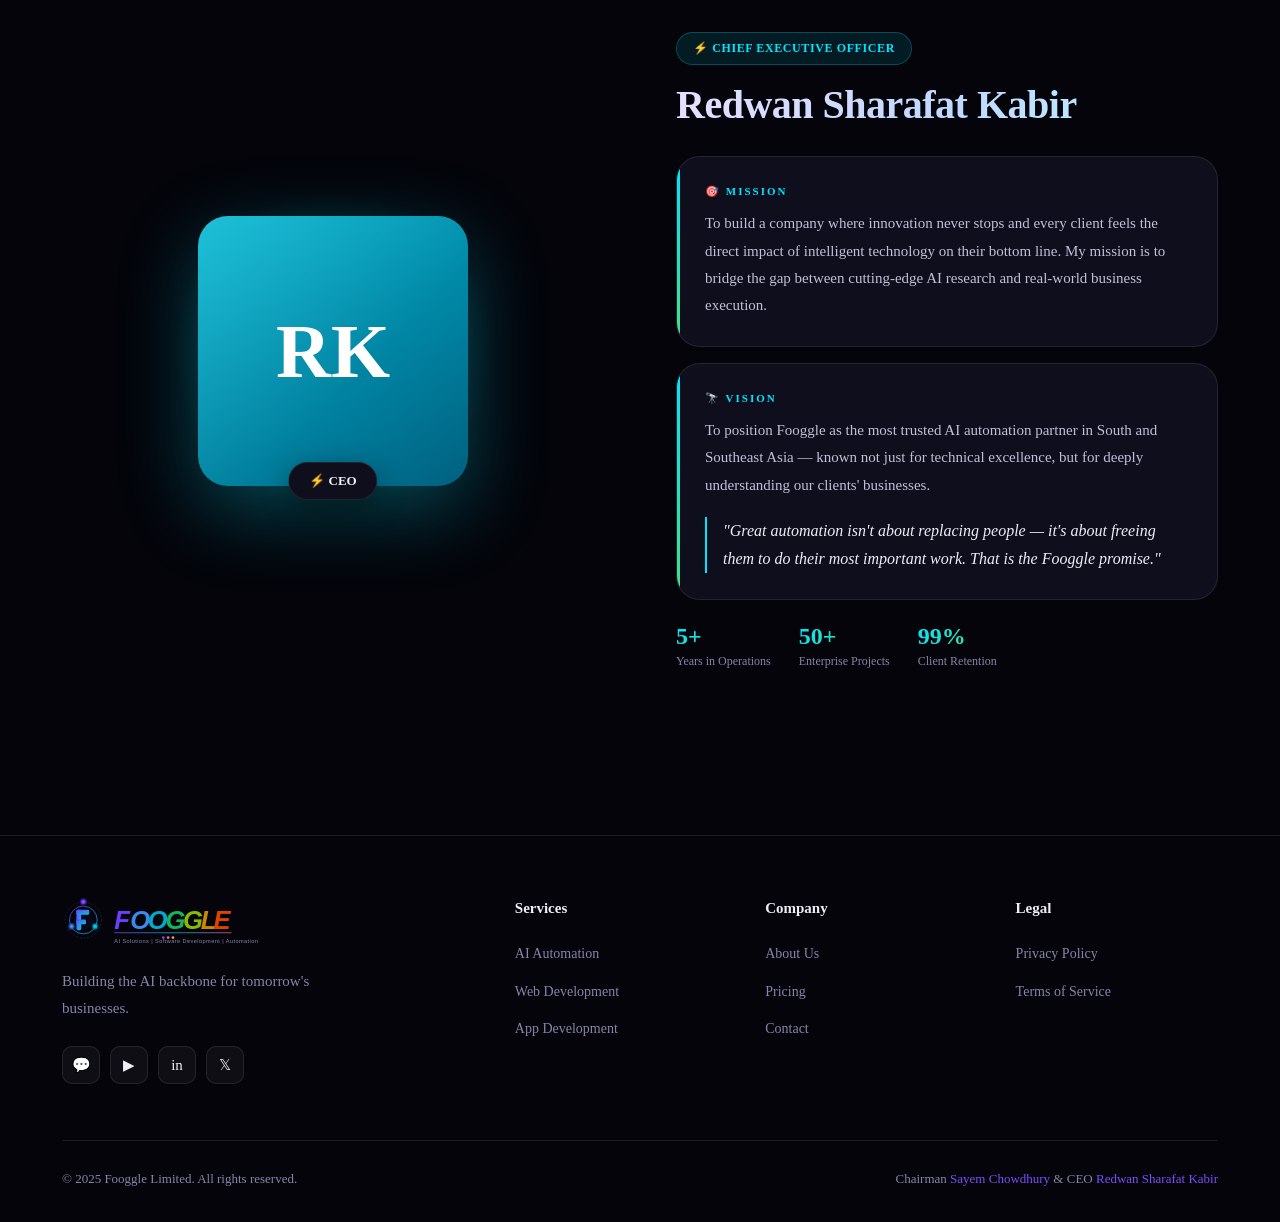
<file: leadership.html>
<!DOCTYPE html>
<html lang="en">
<head>
<meta charset="UTF-8"/><meta name="viewport" content="width=device-width,initial-scale=1.0"/>
<title>Leadership — Fooggle</title>
<link rel="stylesheet" href="css/style.css"/>
</head>
<body>
<div class="cursor" id="cur"></div><div class="cursor-ring" id="curRing"></div><div class="scroll-progress" id="sp"></div>
<div class="mobile-nav" id="mNav">
  <button class="mobile-close" onclick="closeMNav()">✕</button>
  <a href="index.html" onclick="closeMNav()">Home</a><a href="services.html" onclick="closeMNav()">Services</a><a href="pricing.html" onclick="closeMNav()">Pricing</a><a href="leadership.html" onclick="closeMNav()">Leadership</a><a href="contact.html" onclick="closeMNav()">Contact</a>
</div>
<nav id="nav">
  <a href="index.html"><img src="assets/logo.svg" alt="Fooggle" style="height:52px"/></a>
  <ul class="nav-links">
    <li><a href="index.html">Home</a></li><li><a href="services.html">Services</a></li><li><a href="pricing.html">Pricing</a></li><li><a href="leadership.html" class="active">Leadership</a></li><li><a href="contact.html">Contact</a></li>
  </ul>
  <div class="nav-right">
    <button class="theme-toggle" id="themeToggle">🌙</button>
    <a href="contact.html" class="nav-cta">Get Started →</a>
    <button class="hamburger" onclick="openMNav()"><span></span><span></span><span></span></button>
  </div>
</nav>
<div class="page-hero">
  <div class="blob b1" style="opacity:.5"></div>
  <div class="container" style="position:relative;z-index:2;text-align:center">
    <div class="slabel" style="justify-content:center">Our Leadership</div>
    <h1 class="page-hero-title">Driven by Vision,<br/>Built on Purpose</h1>
    <p class="page-hero-sub">Fooggle is led by passionate technologists who believe AI should empower people — not replace them.</p>
  </div>
</div>
<section class="sp">
  <div class="container">
    <div class="lead-intro reveal">
      <p class="ssub">Meet the minds behind Fooggle — two visionaries building the AI-first future for South Asian businesses and beyond.</p>
    </div>
    <!-- SAYEM -->
    <div class="lead-block reveal">
      <div class="lead-vis">
        <div class="la-wrap">
          <div class="la-glow ceo-glow"></div>
          <div class="la-bg ceo-bg">SC</div>
          <div class="la-chip">🚀 Founder & Chairman</div>
        </div>
      </div>
      <div class="lead-con">
        <div class="role-tag ceo-tag">✦ Founder & Chairman</div>
        <h3 class="lead-name">Sayem Chowdhury</h3>
        <div class="mv-block ceo-mv">
          <div class="mv-lbl">🎯 Mission</div>
          <div class="mv-txt">To democratize artificial intelligence — making powerful automation accessible to every business, regardless of size or technical background. We believe the future belongs to those who automate intelligently, and Fooggle exists to put that future within everyone's reach.</div>
        </div>
        <div class="mv-block ceo-mv">
          <div class="mv-lbl">🔭 Vision</div>
          <div class="mv-txt">A world where every company — from a Dhaka startup to a global enterprise — operates with an AI backbone that works tirelessly, learns continuously, and grows alongside the business.</div>
          <div class="mv-quote">"We are not building software. We are building the operating system for tomorrow's businesses — one automation at a time."</div>
        </div>
        <div class="lead-stats">
          <div class="ceo-s"><div class="ls-num">7+</div><div class="ls-lbl">Years in AI & Tech</div></div>
          <div class="ceo-s"><div class="ls-num">200+</div><div class="ls-lbl">Clients Served</div></div>
          <div class="ceo-s"><div class="ls-num">$4M+</div><div class="ls-lbl">Value Delivered</div></div>
        </div>
      </div>
    </div>
    <!-- REDWAN -->
    <div class="lead-block rev reveal">
      <div class="lead-con">
        <div class="role-tag md-tag">⚡ Chief Executive Officer</div>
        <h3 class="lead-name">Redwan Sharafat Kabir</h3>
        <div class="mv-block md-mv">
          <div class="mv-lbl">🎯 Mission</div>
          <div class="mv-txt">To build a company where innovation never stops and every client feels the direct impact of intelligent technology on their bottom line. My mission is to bridge the gap between cutting-edge AI research and real-world business execution.</div>
        </div>
        <div class="mv-block md-mv">
          <div class="mv-lbl">🔭 Vision</div>
          <div class="mv-txt">To position Fooggle as the most trusted AI automation partner in South and Southeast Asia — known not just for technical excellence, but for deeply understanding our clients' businesses.</div>
          <div class="mv-quote">"Great automation isn't about replacing people — it's about freeing them to do their most important work. That is the Fooggle promise."</div>
        </div>
        <div class="lead-stats">
          <div class="md-s"><div class="ls-num">5+</div><div class="ls-lbl">Years in Operations</div></div>
          <div class="md-s"><div class="ls-num">50+</div><div class="ls-lbl">Enterprise Projects</div></div>
          <div class="md-s"><div class="ls-num">99%</div><div class="ls-lbl">Client Retention</div></div>
        </div>
      </div>
      <div class="lead-vis">
        <div class="la-wrap">
          <div class="la-glow md-glow"></div>
          <div class="la-bg md-bg">RK</div>
          <div class="la-chip">⚡ CEO</div>
        </div>
      </div>
    </div>
  </div>
</section>
<footer>
  <div class="container">
    <div class="ft-grid2">
      <div class="fb"><a href="index.html"><img src="assets/logo.svg" alt="Fooggle" style="height:48px"/></a><p>Building the AI backbone for tomorrow's businesses.</p><div class="soc"><a class="sb" href="https://wa.me/8801XXXXXXXXX" target="_blank">💬</a><a class="sb" href="https://youtube.com/@fooggle" target="_blank">▶</a><a class="sb" href="https://linkedin.com/company/fooggle" target="_blank">in</a><a class="sb" href="https://x.com/fooggle" target="_blank">𝕏</a></div></div>
      <div class="fc"><h5>Services</h5><ul><li><a href="services.html">AI Automation</a></li><li><a href="services.html">Web Development</a></li><li><a href="services.html">App Development</a></li></ul></div>
      <div class="fc"><h5>Company</h5><ul><li><a href="leadership.html">About Us</a></li><li><a href="pricing.html">Pricing</a></li><li><a href="contact.html">Contact</a></li></ul></div>
      <div class="fc"><h5>Legal</h5><ul><li><a href="#">Privacy Policy</a></li><li><a href="#">Terms of Service</a></li></ul></div>
    </div>
    <div class="ft-bot"><p>© 2025 Fooggle Limited. All rights reserved.</p><p>Chairman <a href="leadership.html">Sayem Chowdhury</a> &amp; CEO <a href="leadership.html">Redwan Sharafat Kabir</a></p></div>
  </div>
</footer>
<a href="https://wa.me/8801XXXXXXXXX" class="wa-float" target="_blank"><svg viewBox="0 0 24 24"><path d="M17.472 14.382c-.297-.149-1.758-.867-2.03-.967-.273-.099-.471-.148-.67.15-.197.297-.767.966-.94 1.164-.173.199-.347.223-.644.075-.297-.15-1.255-.463-2.39-1.475-.883-.788-1.48-1.761-1.653-2.059-.173-.297-.018-.458.13-.606.134-.133.298-.347.446-.52.149-.174.198-.298.298-.497.099-.198.05-.371-.025-.52-.075-.149-.669-1.612-.916-2.207-.242-.579-.487-.5-.669-.51-.173-.008-.371-.01-.57-.01-.198 0-.52.074-.792.372-.272.297-1.04 1.016-1.04 2.479 0 1.462 1.065 2.875 1.213 3.074.149.198 2.096 3.2 5.077 4.487.709.306 1.262.489 1.694.625.712.227 1.36.195 1.871.118.571-.085 1.758-.719 2.006-1.413.248-.694.248-1.289.173-1.413-.074-.124-.272-.198-.57-.347m-5.421 7.403h-.004a9.87 9.87 0 01-5.031-1.378l-.361-.214-3.741.982.998-3.648-.235-.374a9.86 9.86 0 01-1.51-5.26c.001-5.45 4.436-9.884 9.888-9.884 2.64 0 5.122 1.03 6.988 2.898a9.825 9.825 0 012.893 6.994c-.003 5.45-4.437 9.884-9.885 9.884m8.413-18.297A11.815 11.815 0 0012.05 0C5.495 0 .16 5.335.157 11.892c0 2.096.547 4.142 1.588 5.945L.057 24l6.305-1.654a11.882 11.882 0 005.683 1.448h.005c6.554 0 11.89-5.335 11.893-11.893a11.821 11.821 0 00-3.48-8.413z"/></svg></a>
<script src="js/main.js"></script>
</body>
</html>
</file>
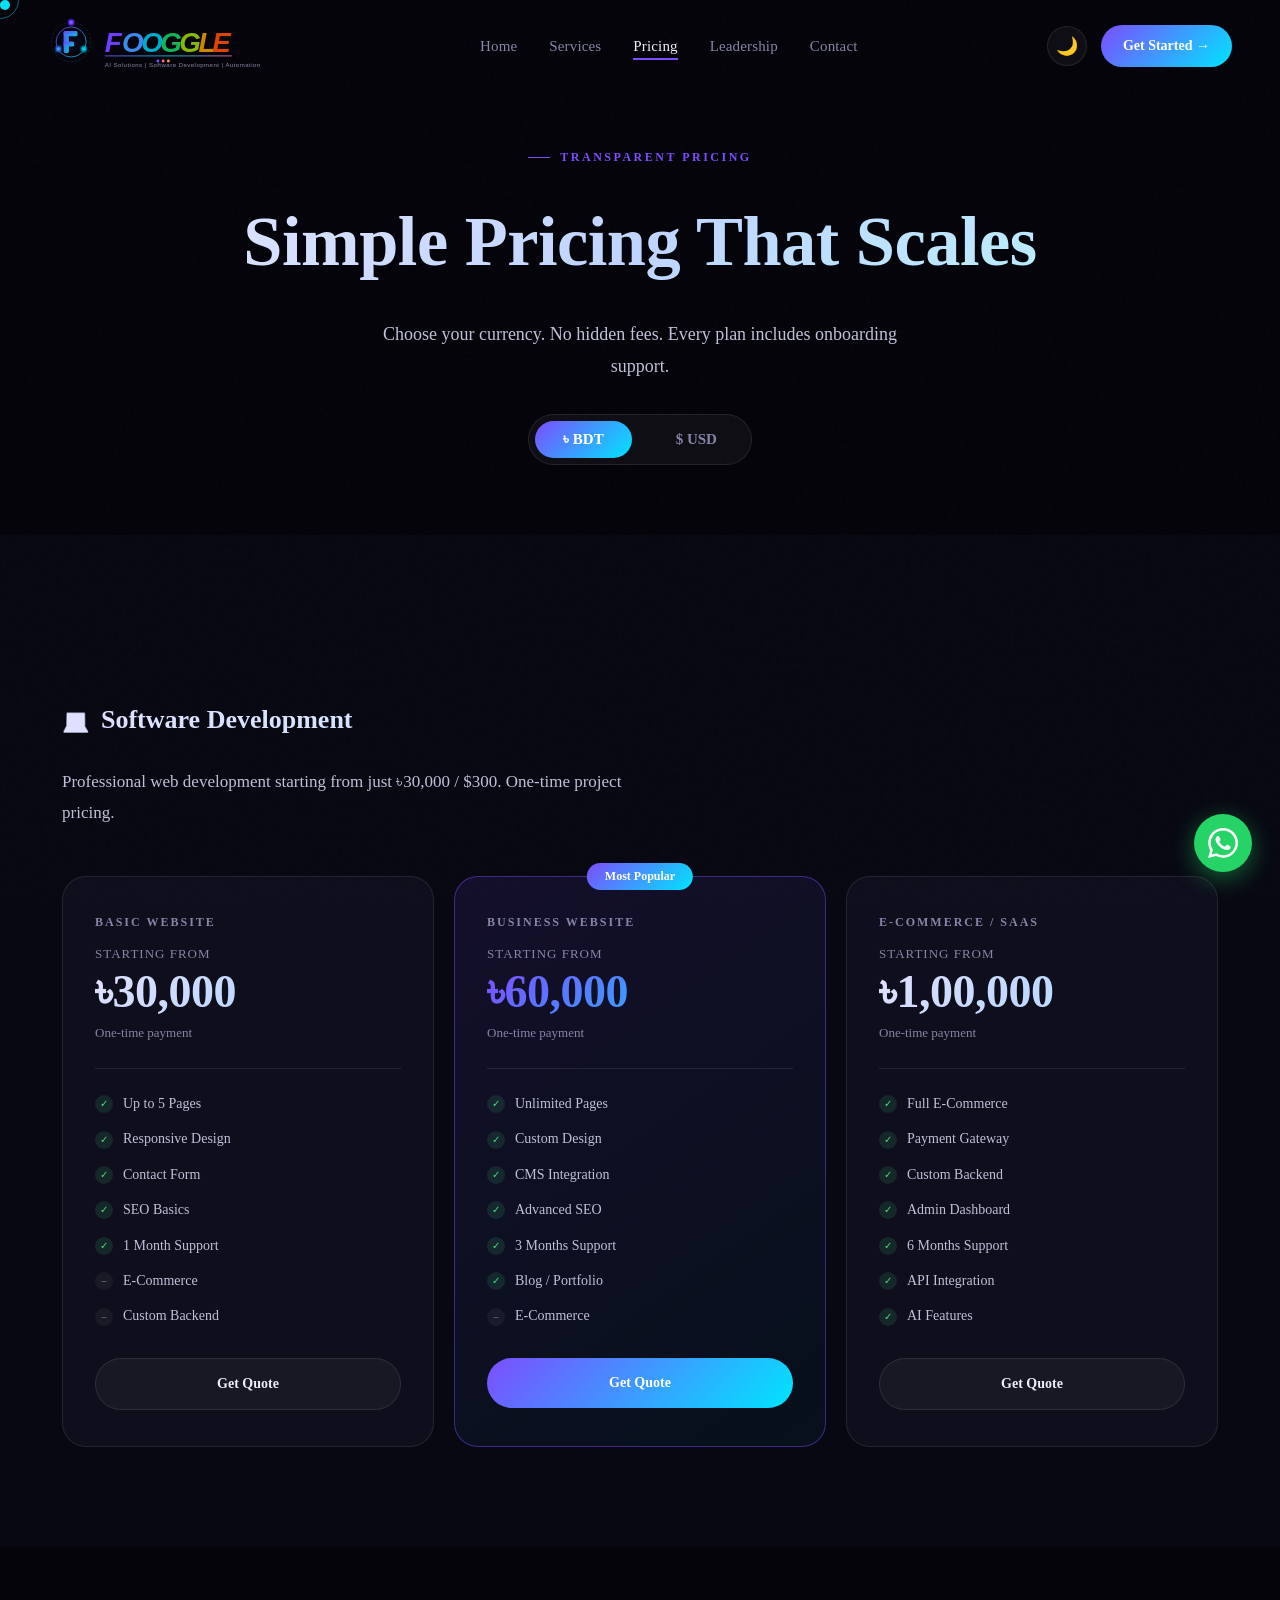
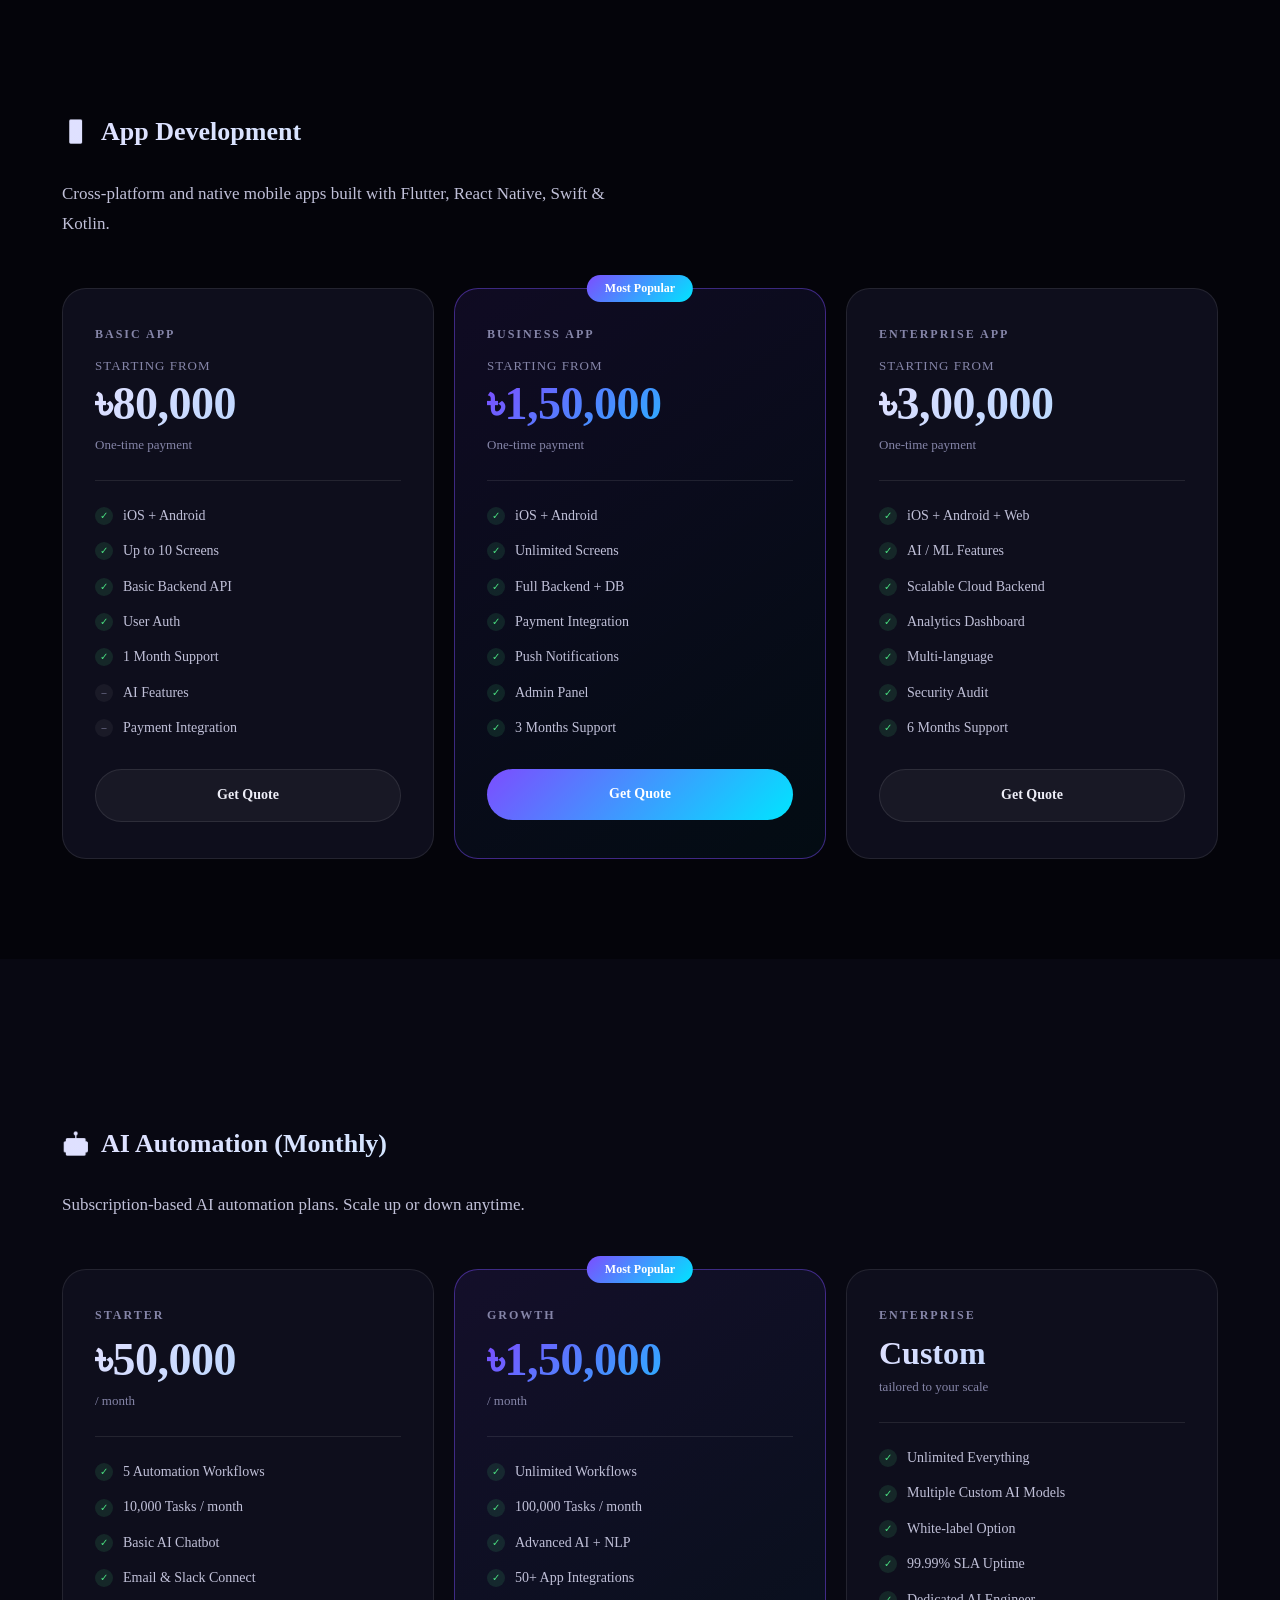
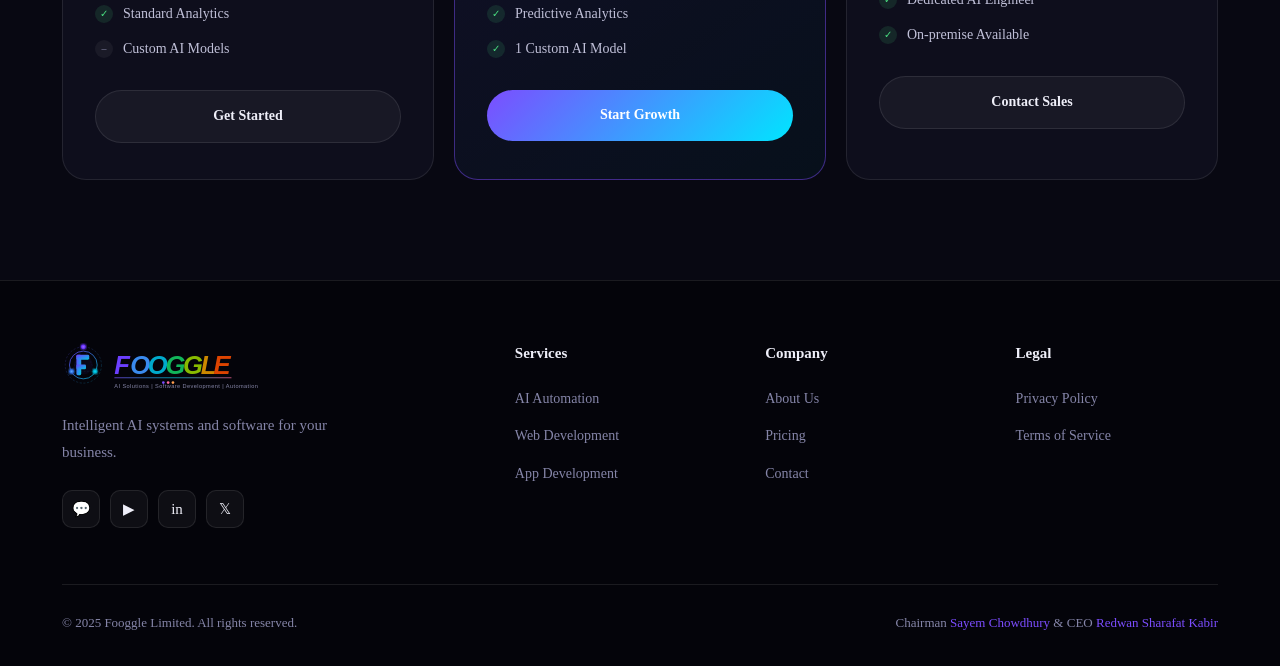
<file: pricing.html>
<!DOCTYPE html>
<html lang="en">
<head>
<meta charset="UTF-8"/><meta name="viewport" content="width=device-width,initial-scale=1.0"/>
<title>Pricing — Fooggle</title>
<link rel="stylesheet" href="css/style.css"/>
</head>
<body>
<div class="cursor" id="cur"></div><div class="cursor-ring" id="curRing"></div><div class="scroll-progress" id="sp"></div>
<div class="mobile-nav" id="mNav">
  <button class="mobile-close" onclick="closeMNav()">✕</button>
  <a href="index.html" onclick="closeMNav()">Home</a><a href="services.html" onclick="closeMNav()">Services</a><a href="pricing.html" onclick="closeMNav()">Pricing</a><a href="leadership.html" onclick="closeMNav()">Leadership</a><a href="contact.html" onclick="closeMNav()">Contact</a>
</div>
<nav id="nav">
  <a href="index.html"><img src="assets/logo.svg" alt="Fooggle" style="height:52px"/></a>
  <ul class="nav-links">
    <li><a href="index.html">Home</a></li><li><a href="services.html">Services</a></li><li><a href="pricing.html" class="active">Pricing</a></li><li><a href="leadership.html">Leadership</a></li><li><a href="contact.html">Contact</a></li>
  </ul>
  <div class="nav-right">
    <button class="theme-toggle" id="themeToggle">🌙</button>
    <a href="contact.html" class="nav-cta">Get Started →</a>
    <button class="hamburger" onclick="openMNav()"><span></span><span></span><span></span></button>
  </div>
</nav>
<div class="page-hero">
  <div class="blob b1" style="opacity:.5"></div>
  <div class="container" style="position:relative;z-index:2;text-align:center">
    <div class="slabel" style="justify-content:center">Transparent Pricing</div>
    <h1 class="page-hero-title">Simple Pricing That Scales</h1>
    <p class="page-hero-sub">Choose your currency. No hidden fees. Every plan includes onboarding support.</p>
    <div class="currency-toggle">
      <button class="ctog-btn active" data-cur="bdt">৳ BDT</button>
      <button class="ctog-btn" data-cur="usd">$ USD</button>
    </div>
  </div>
</div>

<!-- SOFTWARE DEVELOPMENT PRICING -->
<section class="sp section-bg">
  <div class="container">
    <div class="reveal">
      <div class="pr-section-title"><span>💻</span> Software Development</div>
      <p class="ssub">Professional web development starting from just ৳30,000 / $300. One-time project pricing.</p>
    </div>
    <div class="pr-grid reveal">
      <!-- Basic -->
      <div class="pr-card">
        <div class="pr-plan">Basic Website</div>
        <div class="pr-starting">Starting from</div>
        <div class="pr-amt" data-bdt>৳30,000</div>
        <div class="pr-amt" data-usd style="display:none">$300</div>
        <div class="pr-period">One-time payment</div>
        <div class="pr-div"></div>
        <div class="pr-feats">
          <div class="pr-f"><span class="ck">✓</span> Up to 5 Pages</div>
          <div class="pr-f"><span class="ck">✓</span> Responsive Design</div>
          <div class="pr-f"><span class="ck">✓</span> Contact Form</div>
          <div class="pr-f"><span class="ck">✓</span> SEO Basics</div>
          <div class="pr-f"><span class="ck">✓</span> 1 Month Support</div>
          <div class="pr-f"><span class="xm">–</span> E-Commerce</div>
          <div class="pr-f"><span class="xm">–</span> Custom Backend</div>
        </div>
        <a href="contact.html" class="pr-btn pb-ghost">Get Quote</a>
      </div>
      <!-- Business -->
      <div class="pr-card feat">
        <div class="pr-plan">Business Website</div>
        <div class="pr-starting">Starting from</div>
        <div class="pr-amt" data-bdt>৳60,000</div>
        <div class="pr-amt" data-usd style="display:none">$600</div>
        <div class="pr-period">One-time payment</div>
        <div class="pr-div"></div>
        <div class="pr-feats">
          <div class="pr-f"><span class="ck">✓</span> Unlimited Pages</div>
          <div class="pr-f"><span class="ck">✓</span> Custom Design</div>
          <div class="pr-f"><span class="ck">✓</span> CMS Integration</div>
          <div class="pr-f"><span class="ck">✓</span> Advanced SEO</div>
          <div class="pr-f"><span class="ck">✓</span> 3 Months Support</div>
          <div class="pr-f"><span class="ck">✓</span> Blog / Portfolio</div>
          <div class="pr-f"><span class="xm">–</span> E-Commerce</div>
        </div>
        <a href="contact.html" class="pr-btn pb-grad">Get Quote</a>
      </div>
      <!-- E-Commerce -->
      <div class="pr-card">
        <div class="pr-plan">E-Commerce / SaaS</div>
        <div class="pr-starting">Starting from</div>
        <div class="pr-amt" data-bdt>৳1,00,000</div>
        <div class="pr-amt" data-usd style="display:none">$1,000</div>
        <div class="pr-period">One-time payment</div>
        <div class="pr-div"></div>
        <div class="pr-feats">
          <div class="pr-f"><span class="ck">✓</span> Full E-Commerce</div>
          <div class="pr-f"><span class="ck">✓</span> Payment Gateway</div>
          <div class="pr-f"><span class="ck">✓</span> Custom Backend</div>
          <div class="pr-f"><span class="ck">✓</span> Admin Dashboard</div>
          <div class="pr-f"><span class="ck">✓</span> 6 Months Support</div>
          <div class="pr-f"><span class="ck">✓</span> API Integration</div>
          <div class="pr-f"><span class="ck">✓</span> AI Features</div>
        </div>
        <a href="contact.html" class="pr-btn pb-ghost">Get Quote</a>
      </div>
    </div>
  </div>
</section>

<!-- APP DEVELOPMENT PRICING -->
<section class="sp">
  <div class="container">
    <div class="reveal">
      <div class="pr-section-title"><span>📱</span> App Development</div>
      <p class="ssub">Cross-platform and native mobile apps built with Flutter, React Native, Swift & Kotlin.</p>
    </div>
    <div class="pr-grid reveal">
      <div class="pr-card">
        <div class="pr-plan">Basic App</div>
        <div class="pr-starting">Starting from</div>
        <div class="pr-amt" data-bdt>৳80,000</div>
        <div class="pr-amt" data-usd style="display:none">$800</div>
        <div class="pr-period">One-time payment</div>
        <div class="pr-div"></div>
        <div class="pr-feats">
          <div class="pr-f"><span class="ck">✓</span> iOS + Android</div>
          <div class="pr-f"><span class="ck">✓</span> Up to 10 Screens</div>
          <div class="pr-f"><span class="ck">✓</span> Basic Backend API</div>
          <div class="pr-f"><span class="ck">✓</span> User Auth</div>
          <div class="pr-f"><span class="ck">✓</span> 1 Month Support</div>
          <div class="pr-f"><span class="xm">–</span> AI Features</div>
          <div class="pr-f"><span class="xm">–</span> Payment Integration</div>
        </div>
        <a href="contact.html" class="pr-btn pb-ghost">Get Quote</a>
      </div>
      <div class="pr-card feat">
        <div class="pr-plan">Business App</div>
        <div class="pr-starting">Starting from</div>
        <div class="pr-amt" data-bdt>৳1,50,000</div>
        <div class="pr-amt" data-usd style="display:none">$1,500</div>
        <div class="pr-period">One-time payment</div>
        <div class="pr-div"></div>
        <div class="pr-feats">
          <div class="pr-f"><span class="ck">✓</span> iOS + Android</div>
          <div class="pr-f"><span class="ck">✓</span> Unlimited Screens</div>
          <div class="pr-f"><span class="ck">✓</span> Full Backend + DB</div>
          <div class="pr-f"><span class="ck">✓</span> Payment Integration</div>
          <div class="pr-f"><span class="ck">✓</span> Push Notifications</div>
          <div class="pr-f"><span class="ck">✓</span> Admin Panel</div>
          <div class="pr-f"><span class="ck">✓</span> 3 Months Support</div>
        </div>
        <a href="contact.html" class="pr-btn pb-grad">Get Quote</a>
      </div>
      <div class="pr-card">
        <div class="pr-plan">Enterprise App</div>
        <div class="pr-starting">Starting from</div>
        <div class="pr-amt" data-bdt>৳3,00,000</div>
        <div class="pr-amt" data-usd style="display:none">$3,000</div>
        <div class="pr-period">One-time payment</div>
        <div class="pr-div"></div>
        <div class="pr-feats">
          <div class="pr-f"><span class="ck">✓</span> iOS + Android + Web</div>
          <div class="pr-f"><span class="ck">✓</span> AI / ML Features</div>
          <div class="pr-f"><span class="ck">✓</span> Scalable Cloud Backend</div>
          <div class="pr-f"><span class="ck">✓</span> Analytics Dashboard</div>
          <div class="pr-f"><span class="ck">✓</span> Multi-language</div>
          <div class="pr-f"><span class="ck">✓</span> Security Audit</div>
          <div class="pr-f"><span class="ck">✓</span> 6 Months Support</div>
        </div>
        <a href="contact.html" class="pr-btn pb-ghost">Get Quote</a>
      </div>
    </div>
  </div>
</section>

<!-- AI AUTOMATION PRICING -->
<section class="sp section-bg">
  <div class="container">
    <div class="reveal">
      <div class="pr-section-title"><span>🤖</span> AI Automation (Monthly)</div>
      <p class="ssub">Subscription-based AI automation plans. Scale up or down anytime.</p>
    </div>
    <div class="pr-grid reveal">
      <div class="pr-card">
        <div class="pr-plan">Starter</div>
        <div class="pr-amt" data-bdt>৳50,000</div>
        <div class="pr-amt" data-usd style="display:none">$499</div>
        <div class="pr-period">/ month</div>
        <div class="pr-div"></div>
        <div class="pr-feats">
          <div class="pr-f"><span class="ck">✓</span> 5 Automation Workflows</div>
          <div class="pr-f"><span class="ck">✓</span> 10,000 Tasks / month</div>
          <div class="pr-f"><span class="ck">✓</span> Basic AI Chatbot</div>
          <div class="pr-f"><span class="ck">✓</span> Email & Slack Connect</div>
          <div class="pr-f"><span class="ck">✓</span> Standard Analytics</div>
          <div class="pr-f"><span class="xm">–</span> Custom AI Models</div>
        </div>
        <a href="contact.html" class="pr-btn pb-ghost">Get Started</a>
      </div>
      <div class="pr-card feat">
        <div class="pr-plan">Growth</div>
        <div class="pr-amt" data-bdt>৳1,50,000</div>
        <div class="pr-amt" data-usd style="display:none">$1,499</div>
        <div class="pr-period">/ month</div>
        <div class="pr-div"></div>
        <div class="pr-feats">
          <div class="pr-f"><span class="ck">✓</span> Unlimited Workflows</div>
          <div class="pr-f"><span class="ck">✓</span> 100,000 Tasks / month</div>
          <div class="pr-f"><span class="ck">✓</span> Advanced AI + NLP</div>
          <div class="pr-f"><span class="ck">✓</span> 50+ App Integrations</div>
          <div class="pr-f"><span class="ck">✓</span> Predictive Analytics</div>
          <div class="pr-f"><span class="ck">✓</span> 1 Custom AI Model</div>
        </div>
        <a href="contact.html" class="pr-btn pb-grad">Start Growth</a>
      </div>
      <div class="pr-card">
        <div class="pr-plan">Enterprise</div>
        <div class="pr-amt" data-bdt style="font-size:32px;letter-spacing:0">Custom</div>
        <div class="pr-amt" data-usd style="display:none;font-size:32px;letter-spacing:0">Custom</div>
        <div class="pr-period">tailored to your scale</div>
        <div class="pr-div"></div>
        <div class="pr-feats">
          <div class="pr-f"><span class="ck">✓</span> Unlimited Everything</div>
          <div class="pr-f"><span class="ck">✓</span> Multiple Custom AI Models</div>
          <div class="pr-f"><span class="ck">✓</span> White-label Option</div>
          <div class="pr-f"><span class="ck">✓</span> 99.99% SLA Uptime</div>
          <div class="pr-f"><span class="ck">✓</span> Dedicated AI Engineer</div>
          <div class="pr-f"><span class="ck">✓</span> On-premise Available</div>
        </div>
        <a href="contact.html" class="pr-btn pb-ghost">Contact Sales</a>
      </div>
    </div>
  </div>
</section>
<footer>
  <div class="container">
    <div class="ft-grid2">
      <div class="fb"><a href="index.html"><img src="assets/logo.svg" alt="Fooggle" style="height:48px"/></a><p>Intelligent AI systems and software for your business.</p><div class="soc"><a class="sb" href="https://wa.me/8801XXXXXXXXX" target="_blank">💬</a><a class="sb" href="https://youtube.com/@fooggle" target="_blank">▶</a><a class="sb" href="https://linkedin.com/company/fooggle" target="_blank">in</a><a class="sb" href="https://x.com/fooggle" target="_blank">𝕏</a></div></div>
      <div class="fc"><h5>Services</h5><ul><li><a href="services.html">AI Automation</a></li><li><a href="services.html">Web Development</a></li><li><a href="services.html">App Development</a></li></ul></div>
      <div class="fc"><h5>Company</h5><ul><li><a href="leadership.html">About Us</a></li><li><a href="pricing.html">Pricing</a></li><li><a href="contact.html">Contact</a></li></ul></div>
      <div class="fc"><h5>Legal</h5><ul><li><a href="#">Privacy Policy</a></li><li><a href="#">Terms of Service</a></li></ul></div>
    </div>
    <div class="ft-bot"><p>© 2025 Fooggle Limited. All rights reserved.</p><p>Chairman <a href="leadership.html">Sayem Chowdhury</a> &amp; CEO <a href="leadership.html">Redwan Sharafat Kabir</a></p></div>
  </div>
</footer>
<a href="https://wa.me/8801XXXXXXXXX" class="wa-float" target="_blank"><svg viewBox="0 0 24 24"><path d="M17.472 14.382c-.297-.149-1.758-.867-2.03-.967-.273-.099-.471-.148-.67.15-.197.297-.767.966-.94 1.164-.173.199-.347.223-.644.075-.297-.15-1.255-.463-2.39-1.475-.883-.788-1.48-1.761-1.653-2.059-.173-.297-.018-.458.13-.606.134-.133.298-.347.446-.52.149-.174.198-.298.298-.497.099-.198.05-.371-.025-.52-.075-.149-.669-1.612-.916-2.207-.242-.579-.487-.5-.669-.51-.173-.008-.371-.01-.57-.01-.198 0-.52.074-.792.372-.272.297-1.04 1.016-1.04 2.479 0 1.462 1.065 2.875 1.213 3.074.149.198 2.096 3.2 5.077 4.487.709.306 1.262.489 1.694.625.712.227 1.36.195 1.871.118.571-.085 1.758-.719 2.006-1.413.248-.694.248-1.289.173-1.413-.074-.124-.272-.198-.57-.347m-5.421 7.403h-.004a9.87 9.87 0 01-5.031-1.378l-.361-.214-3.741.982.998-3.648-.235-.374a9.86 9.86 0 01-1.51-5.26c.001-5.45 4.436-9.884 9.888-9.884 2.64 0 5.122 1.03 6.988 2.898a9.825 9.825 0 012.893 6.994c-.003 5.45-4.437 9.884-9.885 9.884m8.413-18.297A11.815 11.815 0 0012.05 0C5.495 0 .16 5.335.157 11.892c0 2.096.547 4.142 1.588 5.945L.057 24l6.305-1.654a11.882 11.882 0 005.683 1.448h.005c6.554 0 11.89-5.335 11.893-11.893a11.821 11.821 0 00-3.48-8.413z"/></svg></a>
<script src="js/main.js"></script>
</body>
</html>
</file>
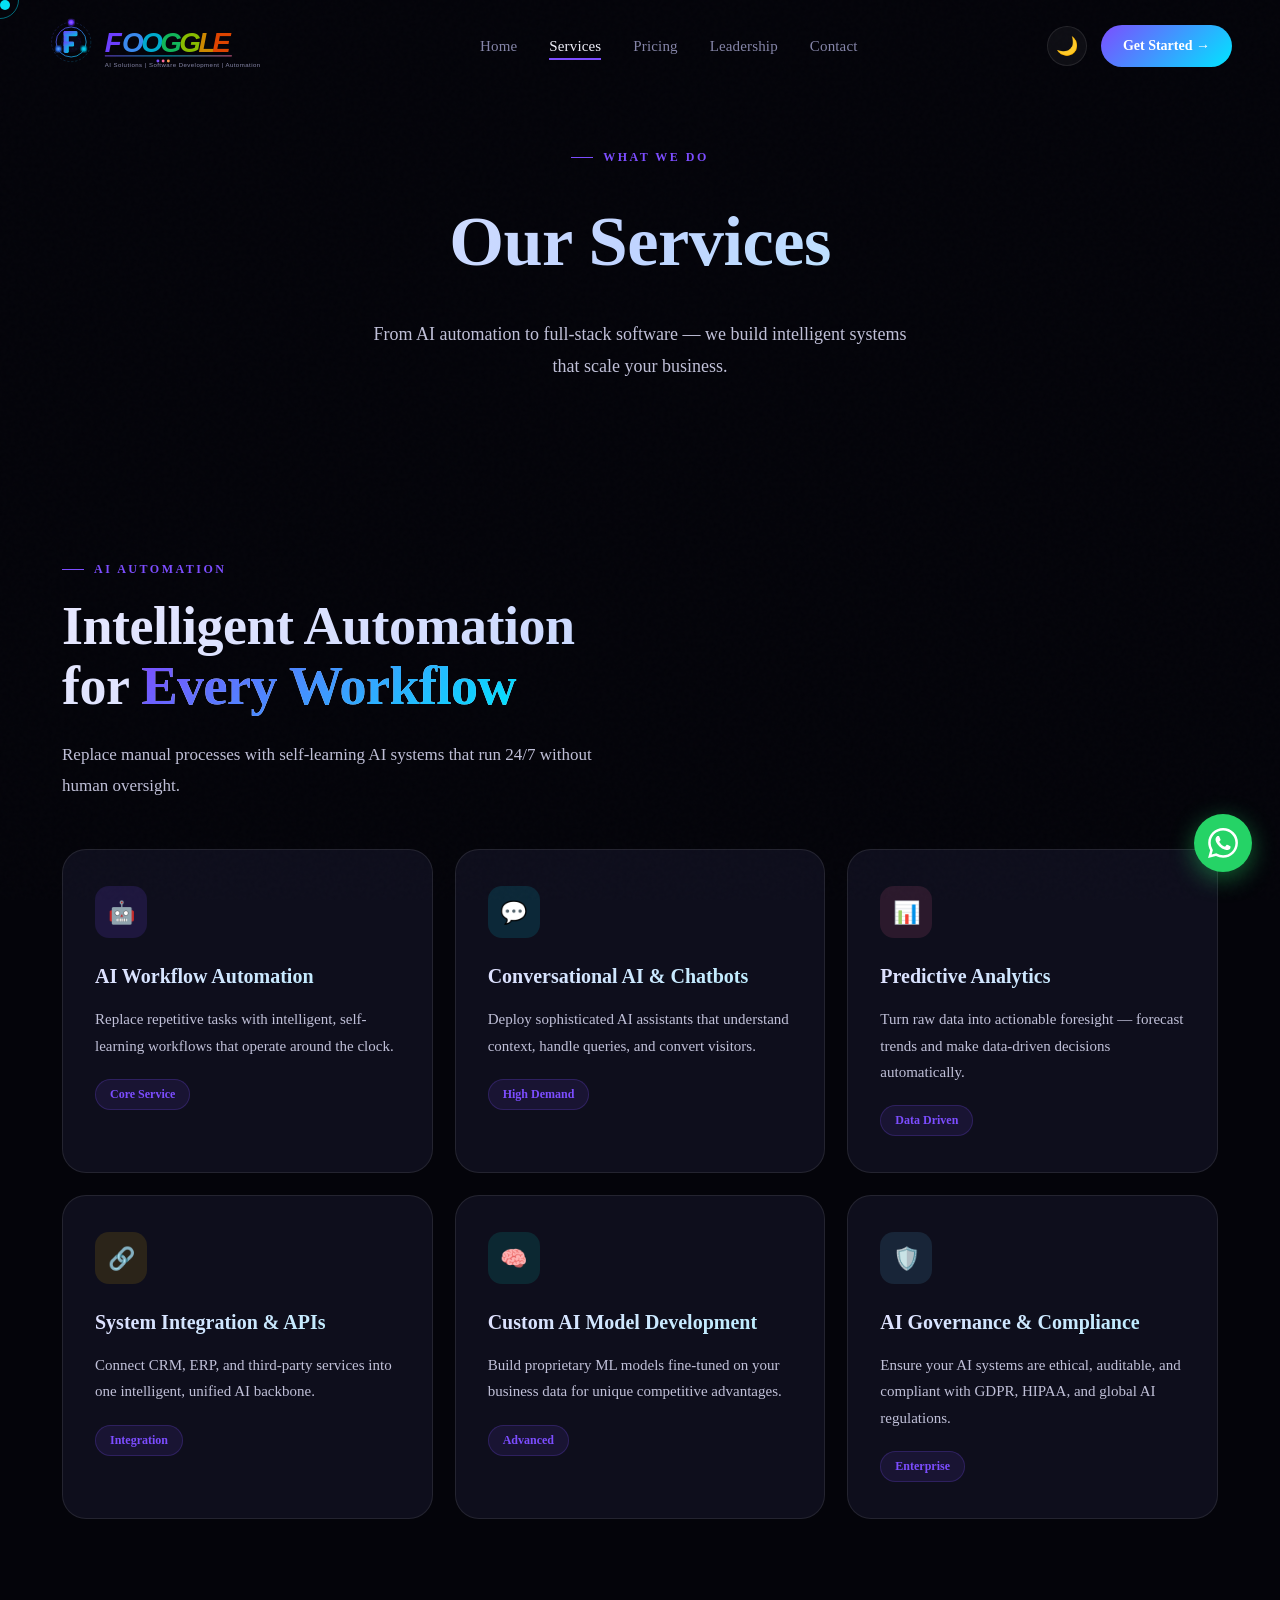
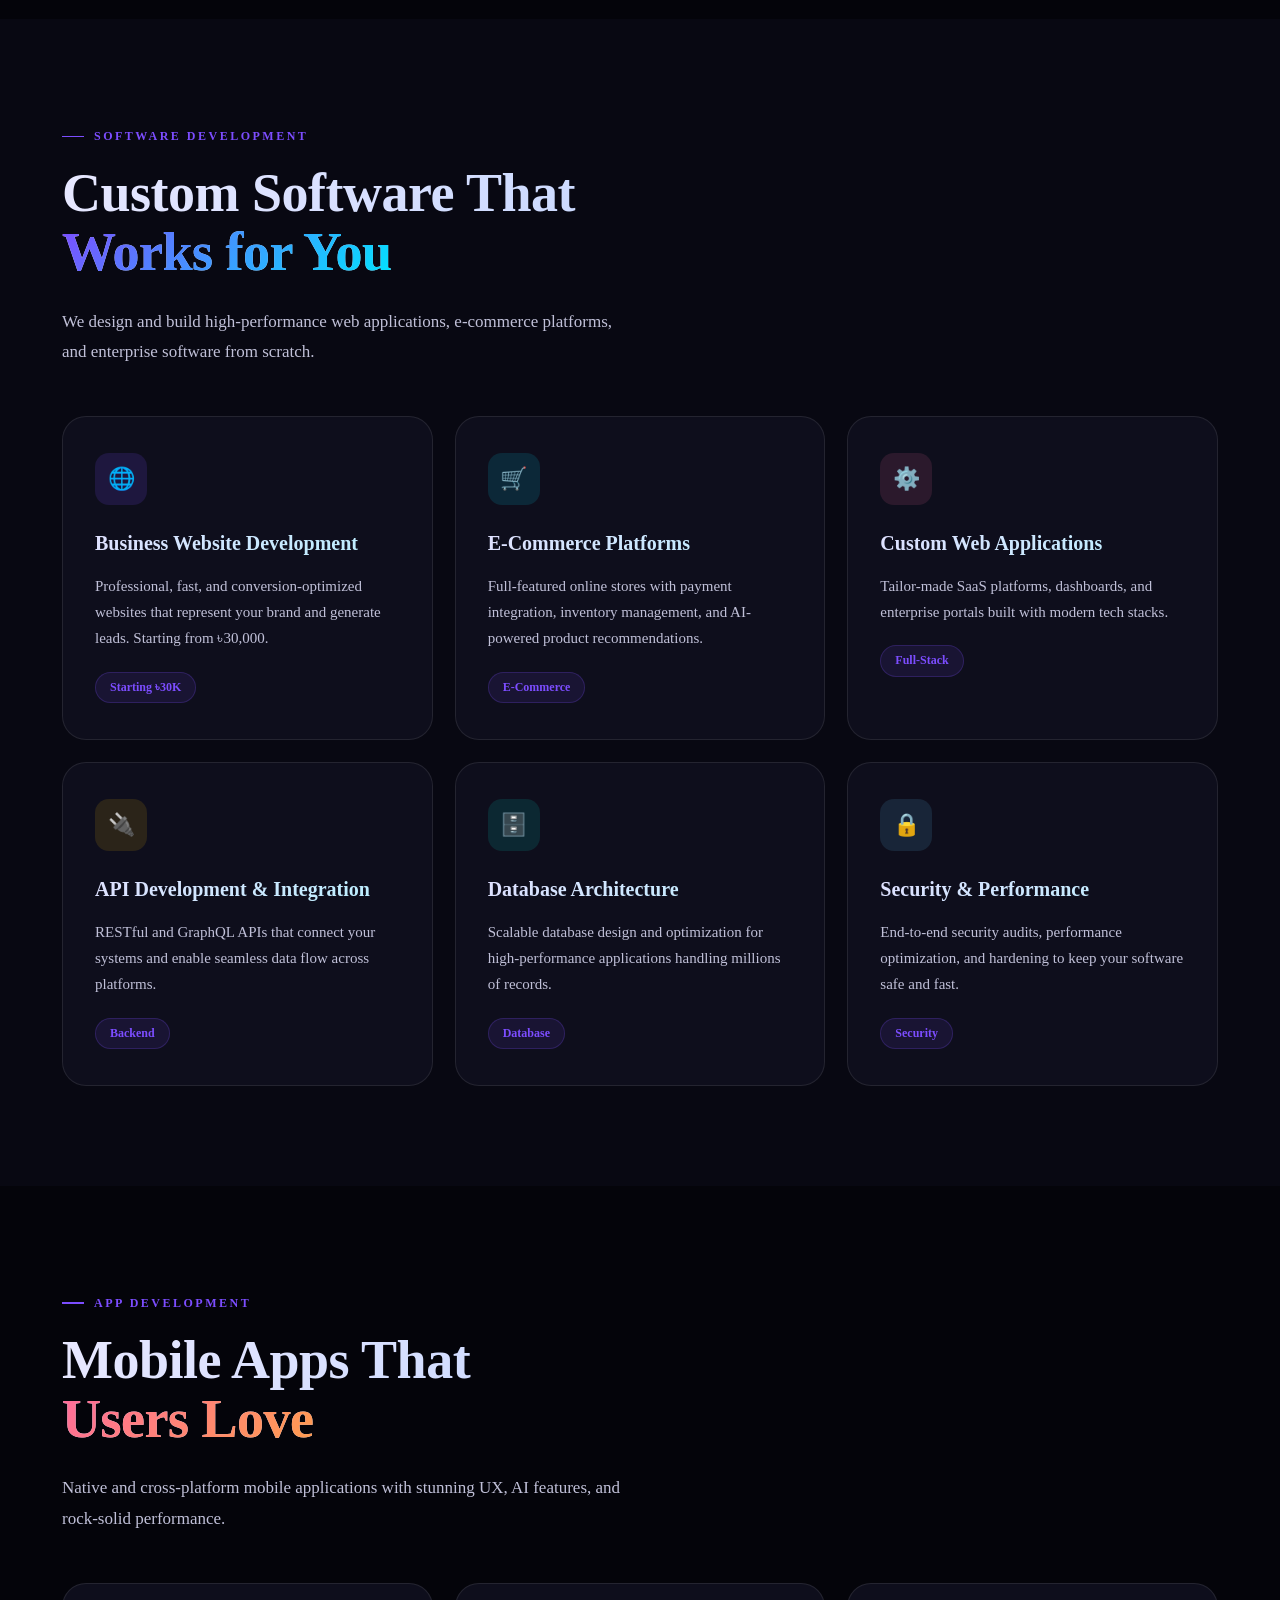
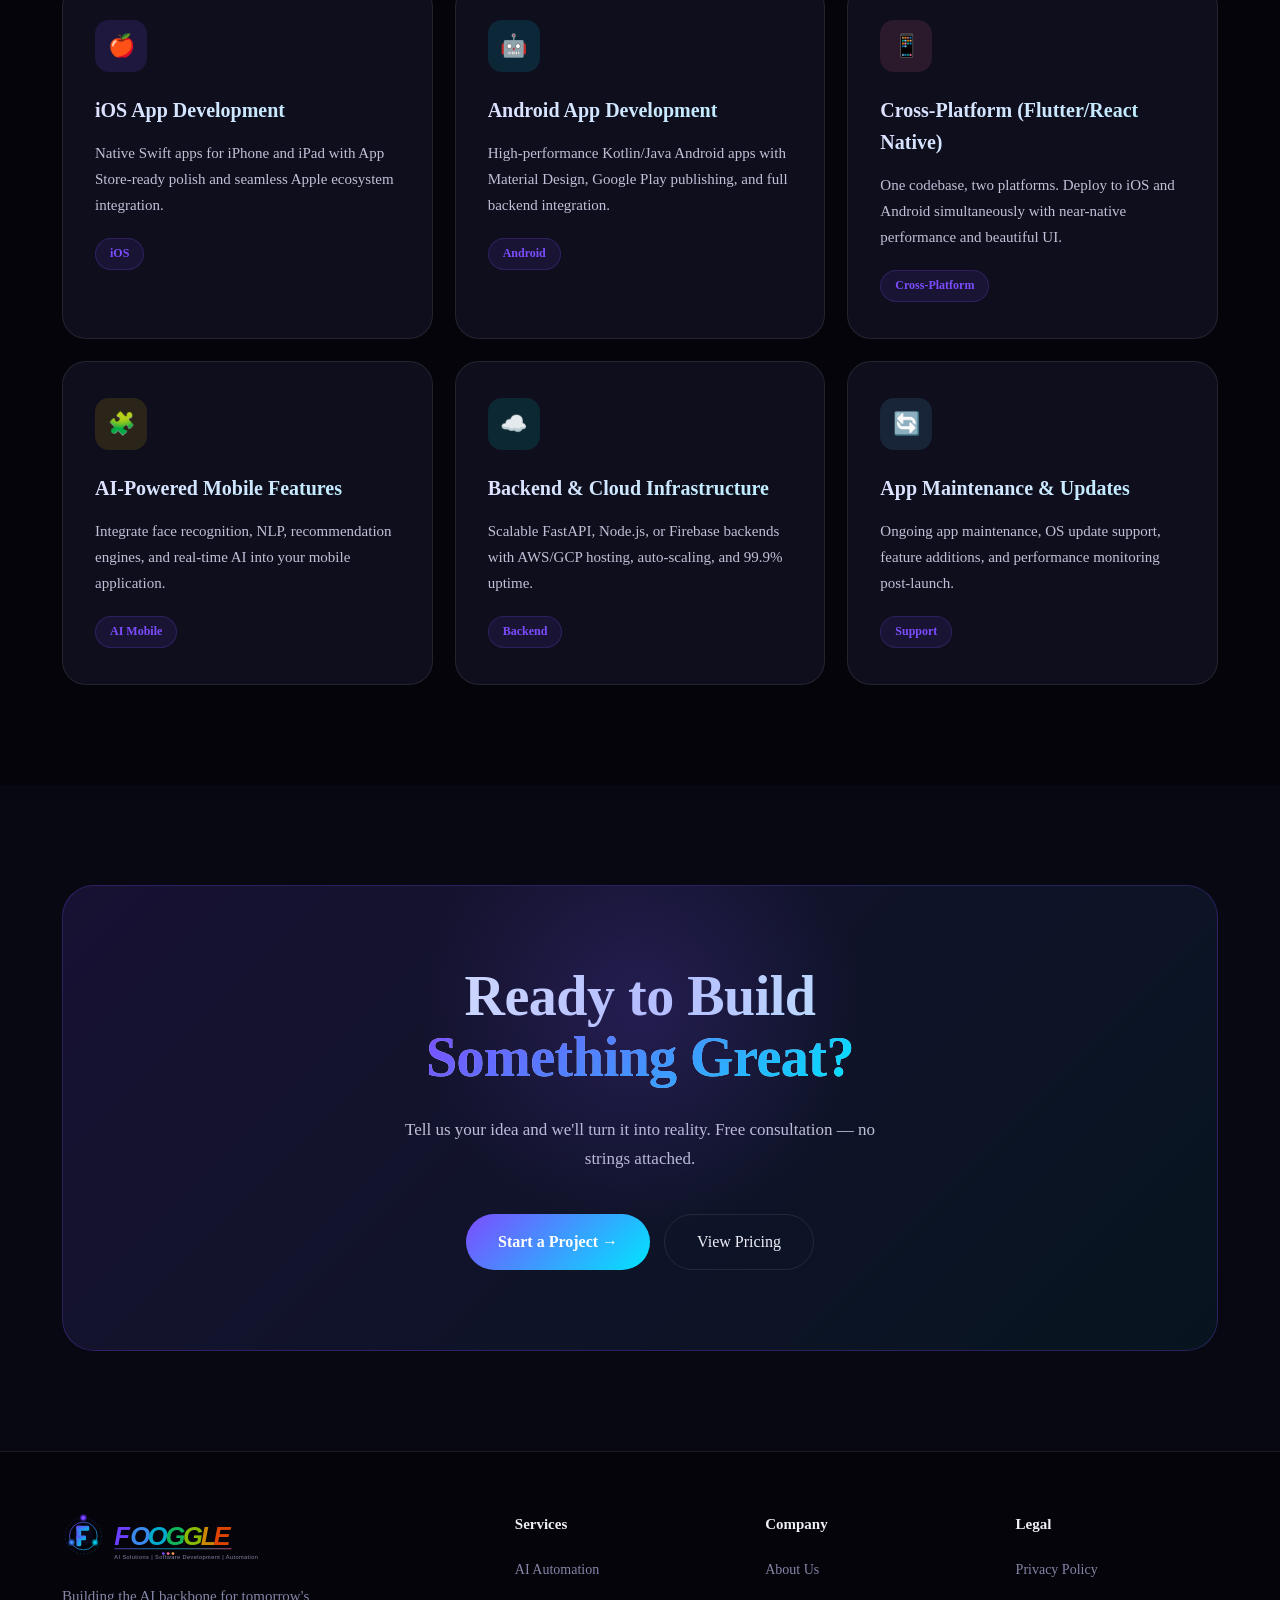
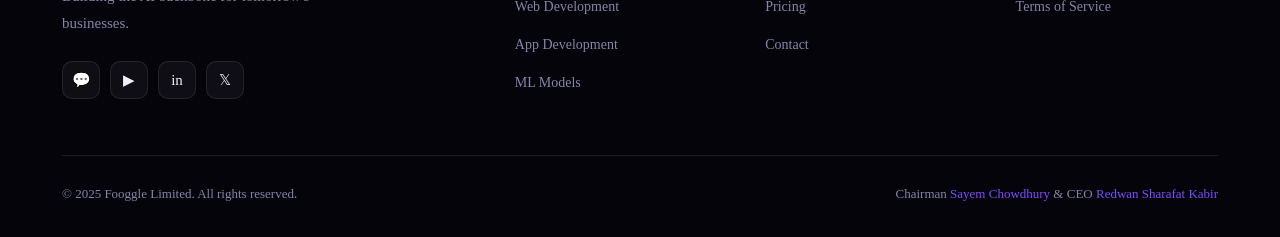
<file: services.html>
<!DOCTYPE html>
<html lang="en">
<head>
<meta charset="UTF-8"/><meta name="viewport" content="width=device-width,initial-scale=1.0"/>
<title>Services — Fooggle</title>
<link rel="stylesheet" href="css/style.css"/>
</head>
<body>
<div class="cursor" id="cur"></div><div class="cursor-ring" id="curRing"></div><div class="scroll-progress" id="sp"></div>
<div class="mobile-nav" id="mNav">
  <button class="mobile-close" onclick="closeMNav()">✕</button>
  <a href="index.html" onclick="closeMNav()">Home</a><a href="services.html" onclick="closeMNav()">Services</a><a href="pricing.html" onclick="closeMNav()">Pricing</a><a href="leadership.html" onclick="closeMNav()">Leadership</a><a href="contact.html" onclick="closeMNav()">Contact</a>
</div>
<nav id="nav">
  <a href="index.html"><img src="assets/logo.svg" alt="Fooggle" style="height:52px"/></a>
  <ul class="nav-links">
    <li><a href="index.html">Home</a></li><li><a href="services.html" class="active">Services</a></li><li><a href="pricing.html">Pricing</a></li><li><a href="leadership.html">Leadership</a></li><li><a href="contact.html">Contact</a></li>
  </ul>
  <div class="nav-right">
    <button class="theme-toggle" id="themeToggle">🌙</button>
    <a href="contact.html" class="nav-cta">Get Started →</a>
    <button class="hamburger" onclick="openMNav()"><span></span><span></span><span></span></button>
  </div>
</nav>
<div class="page-hero" style="background:var(--bg)">
  <div class="blob b1" style="opacity:.5"></div>
  <div class="container" style="position:relative;z-index:2;text-align:center">
    <div class="slabel" style="justify-content:center">What We Do</div>
    <h1 class="page-hero-title">Our Services</h1>
    <p class="page-hero-sub">From AI automation to full-stack software — we build intelligent systems that scale your business.</p>
  </div>
</div>
<!-- AI AUTOMATION -->
<section class="sp">
  <div class="container">
    <div class="reveal">
      <div class="slabel">AI Automation</div>
      <h2 class="stitle">Intelligent Automation<br/>for <span class="gt">Every Workflow</span></h2>
      <p class="ssub">Replace manual processes with self-learning AI systems that run 24/7 without human oversight.</p>
    </div>
    <div class="sv-grid reveal" style="margin-top:48px">
      <div class="sv-card"><div class="sv-icon">🤖</div><div class="sv-title">AI Workflow Automation</div><div class="sv-desc">Replace repetitive tasks with intelligent, self-learning workflows that operate around the clock.</div><span class="sv-tag">Core Service</span></div>
      <div class="sv-card"><div class="sv-icon">💬</div><div class="sv-title">Conversational AI & Chatbots</div><div class="sv-desc">Deploy sophisticated AI assistants that understand context, handle queries, and convert visitors.</div><span class="sv-tag">High Demand</span></div>
      <div class="sv-card"><div class="sv-icon">📊</div><div class="sv-title">Predictive Analytics</div><div class="sv-desc">Turn raw data into actionable foresight — forecast trends and make data-driven decisions automatically.</div><span class="sv-tag">Data Driven</span></div>
      <div class="sv-card"><div class="sv-icon">🔗</div><div class="sv-title">System Integration & APIs</div><div class="sv-desc">Connect CRM, ERP, and third-party services into one intelligent, unified AI backbone.</div><span class="sv-tag">Integration</span></div>
      <div class="sv-card"><div class="sv-icon">🧠</div><div class="sv-title">Custom AI Model Development</div><div class="sv-desc">Build proprietary ML models fine-tuned on your business data for unique competitive advantages.</div><span class="sv-tag">Advanced</span></div>
      <div class="sv-card"><div class="sv-icon">🛡️</div><div class="sv-title">AI Governance & Compliance</div><div class="sv-desc">Ensure your AI systems are ethical, auditable, and compliant with GDPR, HIPAA, and global AI regulations.</div><span class="sv-tag">Enterprise</span></div>
    </div>
  </div>
</section>
<!-- SOFTWARE DEVELOPMENT -->
<section class="sp section-bg">
  <div class="container">
    <div class="reveal">
      <div class="slabel">Software Development</div>
      <h2 class="stitle">Custom Software That<br/><span class="gt">Works for You</span></h2>
      <p class="ssub">We design and build high-performance web applications, e-commerce platforms, and enterprise software from scratch.</p>
    </div>
    <div class="sv-grid reveal" style="margin-top:48px">
      <div class="sv-card"><div class="sv-icon">🌐</div><div class="sv-title">Business Website Development</div><div class="sv-desc">Professional, fast, and conversion-optimized websites that represent your brand and generate leads. Starting from ৳30,000.</div><span class="sv-tag">Starting ৳30K</span></div>
      <div class="sv-card"><div class="sv-icon">🛒</div><div class="sv-title">E-Commerce Platforms</div><div class="sv-desc">Full-featured online stores with payment integration, inventory management, and AI-powered product recommendations.</div><span class="sv-tag">E-Commerce</span></div>
      <div class="sv-card"><div class="sv-icon">⚙️</div><div class="sv-title">Custom Web Applications</div><div class="sv-desc">Tailor-made SaaS platforms, dashboards, and enterprise portals built with modern tech stacks.</div><span class="sv-tag">Full-Stack</span></div>
      <div class="sv-card"><div class="sv-icon">🔌</div><div class="sv-title">API Development & Integration</div><div class="sv-desc">RESTful and GraphQL APIs that connect your systems and enable seamless data flow across platforms.</div><span class="sv-tag">Backend</span></div>
      <div class="sv-card"><div class="sv-icon">🗄️</div><div class="sv-title">Database Architecture</div><div class="sv-desc">Scalable database design and optimization for high-performance applications handling millions of records.</div><span class="sv-tag">Database</span></div>
      <div class="sv-card"><div class="sv-icon">🔒</div><div class="sv-title">Security & Performance</div><div class="sv-desc">End-to-end security audits, performance optimization, and hardening to keep your software safe and fast.</div><span class="sv-tag">Security</span></div>
    </div>
  </div>
</section>
<!-- APP DEVELOPMENT -->
<section class="sp">
  <div class="container">
    <div class="reveal">
      <div class="slabel">App Development</div>
      <h2 class="stitle">Mobile Apps That<br/><span class="gt2">Users Love</span></h2>
      <p class="ssub">Native and cross-platform mobile applications with stunning UX, AI features, and rock-solid performance.</p>
    </div>
    <div class="sv-grid reveal" style="margin-top:48px">
      <div class="sv-card"><div class="sv-icon">🍎</div><div class="sv-title">iOS App Development</div><div class="sv-desc">Native Swift apps for iPhone and iPad with App Store-ready polish and seamless Apple ecosystem integration.</div><span class="sv-tag">iOS</span></div>
      <div class="sv-card"><div class="sv-icon">🤖</div><div class="sv-title">Android App Development</div><div class="sv-desc">High-performance Kotlin/Java Android apps with Material Design, Google Play publishing, and full backend integration.</div><span class="sv-tag">Android</span></div>
      <div class="sv-card"><div class="sv-icon">📱</div><div class="sv-title">Cross-Platform (Flutter/React Native)</div><div class="sv-desc">One codebase, two platforms. Deploy to iOS and Android simultaneously with near-native performance and beautiful UI.</div><span class="sv-tag">Cross-Platform</span></div>
      <div class="sv-card"><div class="sv-icon">🧩</div><div class="sv-title">AI-Powered Mobile Features</div><div class="sv-desc">Integrate face recognition, NLP, recommendation engines, and real-time AI into your mobile application.</div><span class="sv-tag">AI Mobile</span></div>
      <div class="sv-card"><div class="sv-icon">☁️</div><div class="sv-title">Backend & Cloud Infrastructure</div><div class="sv-desc">Scalable FastAPI, Node.js, or Firebase backends with AWS/GCP hosting, auto-scaling, and 99.9% uptime.</div><span class="sv-tag">Backend</span></div>
      <div class="sv-card"><div class="sv-icon">🔄</div><div class="sv-title">App Maintenance & Updates</div><div class="sv-desc">Ongoing app maintenance, OS update support, feature additions, and performance monitoring post-launch.</div><span class="sv-tag">Support</span></div>
    </div>
  </div>
</section>
<!-- CTA -->
<section class="sp section-bg">
  <div class="container">
    <div class="cta-inner reveal">
      <h2 class="cta-title">Ready to Build<br/><span class="gt">Something Great?</span></h2>
      <p class="cta-sub">Tell us your idea and we'll turn it into reality. Free consultation — no strings attached.</p>
      <div style="display:flex;gap:14px;justify-content:center;flex-wrap:wrap">
        <a href="contact.html" class="btn-p">Start a Project →</a>
        <a href="pricing.html" class="btn-g">View Pricing</a>
      </div>
    </div>
  </div>
</section>
<footer>
  <div class="container">
    <div class="ft-grid2">
      <div class="fb"><a href="index.html"><img src="assets/logo.svg" alt="Fooggle" style="height:48px"/></a><p>Building the AI backbone for tomorrow's businesses.</p><div class="soc"><a class="sb" href="https://wa.me/8801XXXXXXXXX" target="_blank">💬</a><a class="sb" href="https://youtube.com/@fooggle" target="_blank">▶</a><a class="sb" href="https://linkedin.com/company/fooggle" target="_blank">in</a><a class="sb" href="https://x.com/fooggle" target="_blank">𝕏</a></div></div>
      <div class="fc"><h5>Services</h5><ul><li><a href="services.html">AI Automation</a></li><li><a href="services.html">Web Development</a></li><li><a href="services.html">App Development</a></li><li><a href="services.html">ML Models</a></li></ul></div>
      <div class="fc"><h5>Company</h5><ul><li><a href="leadership.html">About Us</a></li><li><a href="pricing.html">Pricing</a></li><li><a href="contact.html">Contact</a></li></ul></div>
      <div class="fc"><h5>Legal</h5><ul><li><a href="#">Privacy Policy</a></li><li><a href="#">Terms of Service</a></li></ul></div>
    </div>
    <div class="ft-bot"><p>© 2025 Fooggle Limited. All rights reserved.</p><p>Chairman <a href="leadership.html">Sayem Chowdhury</a> &amp; CEO <a href="leadership.html">Redwan Sharafat Kabir</a></p></div>
  </div>
</footer>
<a href="https://wa.me/8801XXXXXXXXX" class="wa-float" target="_blank"><svg viewBox="0 0 24 24"><path d="M17.472 14.382c-.297-.149-1.758-.867-2.03-.967-.273-.099-.471-.148-.67.15-.197.297-.767.966-.94 1.164-.173.199-.347.223-.644.075-.297-.15-1.255-.463-2.39-1.475-.883-.788-1.48-1.761-1.653-2.059-.173-.297-.018-.458.13-.606.134-.133.298-.347.446-.52.149-.174.198-.298.298-.497.099-.198.05-.371-.025-.52-.075-.149-.669-1.612-.916-2.207-.242-.579-.487-.5-.669-.51-.173-.008-.371-.01-.57-.01-.198 0-.52.074-.792.372-.272.297-1.04 1.016-1.04 2.479 0 1.462 1.065 2.875 1.213 3.074.149.198 2.096 3.2 5.077 4.487.709.306 1.262.489 1.694.625.712.227 1.36.195 1.871.118.571-.085 1.758-.719 2.006-1.413.248-.694.248-1.289.173-1.413-.074-.124-.272-.198-.57-.347m-5.421 7.403h-.004a9.87 9.87 0 01-5.031-1.378l-.361-.214-3.741.982.998-3.648-.235-.374a9.86 9.86 0 01-1.51-5.26c.001-5.45 4.436-9.884 9.888-9.884 2.64 0 5.122 1.03 6.988 2.898a9.825 9.825 0 012.893 6.994c-.003 5.45-4.437 9.884-9.885 9.884m8.413-18.297A11.815 11.815 0 0012.05 0C5.495 0 .16 5.335.157 11.892c0 2.096.547 4.142 1.588 5.945L.057 24l6.305-1.654a11.882 11.882 0 005.683 1.448h.005c6.554 0 11.89-5.335 11.893-11.893a11.821 11.821 0 00-3.48-8.413z"/></svg></a>
<script src="js/main.js"></script>
</body>
</html>
</file>
<file: css/style.css>
/* ═══════════════════════════════════════════════
   FOOGGLE — Shared Stylesheet
   Dark mode (default) + Light mode toggle
   ═══════════════════════════════════════════════ */

/* ── DARK MODE (default) ── */
:root {
  --bg:#04040a; --bg2:#080812; --bg3:#0e0e1c;
  --surface:rgba(255,255,255,.045); --border:rgba(255,255,255,.09);
  --text:#eeeef8; --muted:#8585a8; --light:#c0c0d8; --sub:#9898b8;
  --a1:#7c4dff; --a2:#00e5ff; --a3:#ff6b9d; --green:#4ade80;
  --card-bg:var(--bg3); --card-border:var(--border);
  --input-bg:rgba(255,255,255,.07);
  --g1:linear-gradient(135deg,#7c4dff,#00e5ff);
  --g2:linear-gradient(135deg,#ff6b9d,#7c4dff);
  --g3:linear-gradient(180deg,rgba(124,77,255,.15) 0%,transparent 100%);
  --shadow:0 8px 32px rgba(0,0,0,.5);
  --fh:'Times New Roman',Times,serif;
  --fb:'Times New Roman',Times,serif;
  --r:16px; --rl:24px;
}

/* ── LIGHT MODE ── */
body.light {
  --bg:#f6f6ff; --bg2:#eeeeff; --bg3:#ffffff;
  --surface:rgba(0,0,0,.04); --border:rgba(0,0,0,.1);
  --text:#0a0820; --muted:#5a5a7a; --light:#2a2a4a; --sub:#4a4a6a;
  --card-bg:#ffffff; --card-border:rgba(124,77,255,.18);
  --input-bg:rgba(255,255,255,.9);
  --shadow:0 8px 32px rgba(124,77,255,.12);
}

/* ── RESET ── */
*,*::before,*::after{box-sizing:border-box;margin:0;padding:0}
html{scroll-behavior:smooth;font-size:16px}
body{
  font-family:var(--fb);background:var(--bg);color:var(--text);
  overflow-x:hidden;cursor:none;line-height:1.6;
  -webkit-font-smoothing:antialiased;
  transition:background .35s ease,color .35s ease;
}

/* ── NOISE ── */
body::before{
  content:'';position:fixed;inset:0;
  background-image:url("data:image/svg+xml,%3Csvg viewBox='0 0 256 256' xmlns='http://www.w3.org/2000/svg'%3E%3Cfilter id='n'%3E%3CfeTurbulence type='fractalNoise' baseFrequency='.85' numOctaves='4' stitchTiles='stitch'/%3E%3C/filter%3E%3Crect width='100%25' height='100%25' filter='url(%23n)' opacity='.018'/%3E%3C/svg%3E");
  pointer-events:none;z-index:1;opacity:.5;
}

/* ── CURSOR ── */
.cursor{width:10px;height:10px;background:var(--a2);border-radius:50%;position:fixed;top:0;left:0;pointer-events:none;z-index:9999;transition:transform .12s ease;mix-blend-mode:difference}
.cursor-ring{width:38px;height:38px;border:1.5px solid rgba(0,229,255,.45);border-radius:50%;position:fixed;top:0;left:0;pointer-events:none;z-index:9998}

/* ── SCROLL PROGRESS ── */
.scroll-progress{position:fixed;top:0;left:0;height:3px;background:var(--g1);z-index:200;width:0%;transition:width .08s linear}

/* ── NAV ── */
nav{position:fixed;top:0;left:0;right:0;z-index:100;padding:16px 48px;display:flex;align-items:center;justify-content:space-between;transition:all .35s ease}
nav.scrolled{background:rgba(4,4,10,.92);backdrop-filter:blur(24px);border-bottom:1px solid var(--border);padding:10px 48px}
body.light nav.scrolled{background:rgba(246,246,255,.94);box-shadow:0 2px 20px rgba(124,77,255,.08)}
.nav-logo img{height:52px;display:block}
.nav-links{display:flex;align-items:center;gap:32px;list-style:none}
.nav-links a{color:var(--muted);text-decoration:none;font-size:15px;font-weight:400;letter-spacing:.01em;transition:color .2s;padding:4px 0}
.nav-links a:hover,.nav-links a.active{color:var(--text)}
.nav-links a.active{border-bottom:2px solid var(--a1)}
.nav-right{display:flex;align-items:center;gap:14px}
.nav-cta{padding:10px 22px;background:var(--g1);border:none;border-radius:100px;color:#fff;font-family:var(--fb);font-size:14px;font-weight:600;cursor:pointer;text-decoration:none;transition:all .3s;white-space:nowrap}
.nav-cta:hover{transform:translateY(-2px);box-shadow:0 12px 30px rgba(124,77,255,.4)}
.theme-toggle{width:40px;height:40px;border-radius:50%;background:var(--surface);border:1px solid var(--border);cursor:pointer;display:flex;align-items:center;justify-content:center;font-size:18px;transition:all .3s;color:var(--text)}
.theme-toggle:hover{background:rgba(124,77,255,.15);border-color:var(--a1)}
.hamburger{display:none;flex-direction:column;gap:5px;cursor:pointer;background:none;border:none;padding:4px}
.hamburger span{width:24px;height:2px;background:var(--text);border-radius:2px;transition:all .3s;display:block}

/* ── MOBILE NAV ── */
.mobile-nav{position:fixed;inset:0;background:rgba(4,4,10,.98);backdrop-filter:blur(30px);z-index:200;display:flex;flex-direction:column;align-items:center;justify-content:center;gap:32px;transform:translateX(100%);transition:transform .4s cubic-bezier(.23,1,.32,1)}
body.light .mobile-nav{background:rgba(246,246,255,.98)}
.mobile-nav.open{transform:translateX(0)}
.mobile-nav a{font-family:var(--fh);font-size:30px;font-weight:700;background:var(--g1);-webkit-background-clip:text;-webkit-text-fill-color:transparent;background-clip:text;text-decoration:none;padding-bottom:4px}
.mobile-close{position:absolute;top:24px;right:28px;font-size:28px;color:var(--text);cursor:pointer;background:none;border:none}

/* ── WHATSAPP FLOAT ── */
.wa-float{position:fixed;bottom:28px;right:28px;width:58px;height:58px;background:#25d366;border-radius:50%;display:flex;align-items:center;justify-content:center;z-index:99;box-shadow:0 6px 24px rgba(37,211,102,.45);transition:all .3s;text-decoration:none}
.wa-float:hover{transform:translateY(-4px) scale(1.08);box-shadow:0 12px 32px rgba(37,211,102,.55)}
.wa-float svg{width:30px;height:30px;fill:#fff}

/* ── BLOB ── */
.blob{position:absolute;border-radius:50%;filter:blur(110px);pointer-events:none}
@keyframes blobFloat{0%,100%{transform:translate(0,0) scale(1)}33%{transform:translate(28px,-18px) scale(1.04)}66%{transform:translate(-18px,26px) scale(.97)}}

/* ── HERO ── */
#hero{position:relative;min-height:100vh;display:flex;align-items:center;justify-content:center;text-align:center;padding:130px 24px 90px;overflow:hidden}
#hero .b1{width:700px;height:700px;background:rgba(124,77,255,.16);top:-150px;left:-150px;animation:blobFloat 9s ease-in-out infinite}
#hero .b2{width:500px;height:500px;background:rgba(0,229,255,.1);bottom:-80px;right:-80px;animation:blobFloat 11s ease-in-out infinite reverse}
#hero .b3{width:350px;height:350px;background:rgba(255,107,157,.09);top:50%;left:50%;transform:translate(-50%,-50%);animation:blobFloat 13s ease-in-out infinite}
body.light #hero .b1{background:rgba(124,77,255,.1)}
body.light #hero .b2{background:rgba(0,229,255,.07)}

.hero-badge{display:inline-flex;align-items:center;gap:10px;padding:7px 18px 7px 10px;background:rgba(124,77,255,.12);border:1px solid rgba(124,77,255,.3);border-radius:100px;font-size:14px;color:var(--a1);font-weight:500;margin-bottom:32px;position:relative;z-index:2;animation:fadeUp .8s ease both;letter-spacing:.02em}
body.light .hero-badge{background:rgba(124,77,255,.08);color:var(--a1)}
.badge-dot{width:8px;height:8px;background:var(--green);border-radius:50%;animation:pulse 2s infinite}
@keyframes pulse{0%,100%{opacity:1;transform:scale(1)}50%{opacity:.5;transform:scale(.8)}}

.hero-title{font-family:var(--fh);font-size:clamp(44px,7vw,88px);font-weight:800;line-height:1.1;letter-spacing:-.5px;max-width:900px;margin:0 auto 24px;position:relative;z-index:2;animation:fadeUp .8s ease .1s both;background:linear-gradient(135deg,#e8e8ff 0%,#c8d4ff 40%,#b8f0ff 70%,#d8c8ff 100%);-webkit-background-clip:text;-webkit-text-fill-color:transparent;background-clip:text;padding-bottom:6px}
body.light .hero-title{background:linear-gradient(135deg,#3a0a9a 0%,#0050aa 50%,#005070 100%);-webkit-background-clip:text;-webkit-text-fill-color:transparent;background-clip:text}

.gt{background:var(--g1);-webkit-background-clip:text;-webkit-text-fill-color:transparent;background-clip:text}
.gt2{background:linear-gradient(135deg,#ff6b9d,#ff9d4d);-webkit-background-clip:text;-webkit-text-fill-color:transparent;background-clip:text}

.hero-sub{font-size:clamp(16px,2.2vw,20px);color:var(--light);max-width:620px;margin:0 auto 44px;line-height:1.78;font-weight:300;position:relative;z-index:2;animation:fadeUp .8s ease .2s both}
body.light .hero-sub{color:var(--sub)}

.hero-btns{display:flex;gap:16px;justify-content:center;flex-wrap:wrap;position:relative;z-index:2;animation:fadeUp .8s ease .3s both}
.btn-p{padding:14px 32px;background:var(--g1);border:none;border-radius:100px;color:#fff;font-family:var(--fb);font-size:16px;font-weight:600;cursor:pointer;text-decoration:none;transition:all .3s;display:inline-flex;align-items:center;gap:8px}
.btn-p:hover{transform:translateY(-3px);box-shadow:0 20px 40px rgba(124,77,255,.45)}
.btn-g{padding:14px 32px;background:transparent;border:1.5px solid var(--border);border-radius:100px;color:var(--text);font-family:var(--fb);font-size:16px;font-weight:400;cursor:pointer;text-decoration:none;transition:all .3s;display:inline-flex;align-items:center;gap:8px}
.btn-g:hover{border-color:var(--a1);color:var(--a1);transform:translateY(-3px)}
body.light .btn-g{border-color:rgba(124,77,255,.3);color:var(--text)}

.hero-stats{display:flex;align-items:center;justify-content:center;gap:52px;margin-top:72px;padding-top:48px;border-top:1px solid var(--border);position:relative;z-index:2;flex-wrap:wrap;animation:fadeUp .8s ease .4s both}
.stat-num{font-family:var(--fh);font-size:36px;font-weight:800;background:var(--g1);-webkit-background-clip:text;-webkit-text-fill-color:transparent;background-clip:text;line-height:1}
.stat-label{font-size:14px;color:var(--muted);margin-top:5px;font-weight:400}
body.light .stat-label{color:var(--sub)}

/* ── HERO ROBOT ── */
.hero-robot-wrap{position:absolute;right:4%;top:50%;transform:translateY(-50%);z-index:3;pointer-events:none;animation:robotFloat 4s ease-in-out infinite}
@keyframes robotFloat{0%,100%{transform:translateY(-50%) translateY(0)}50%{transform:translateY(-50%) translateY(-20px)}}
.hero-robot-wrap svg{filter:drop-shadow(0 0 40px rgba(124,77,255,.5)) drop-shadow(0 0 80px rgba(0,229,255,.25))}
@media(max-width:1100px){.hero-robot-wrap{display:none}}
@keyframes eyeBlink{0%,90%,100%{transform:scaleY(1)}95%{transform:scaleY(0.05)}}
.robot-eye{animation:eyeBlink 3.5s ease-in-out infinite;transform-origin:center}
.robot-eye-r{animation:eyeBlink 3.5s ease-in-out infinite 0.15s;transform-origin:center}
@keyframes antPulse{0%,100%{opacity:.6}50%{opacity:1}}
.ant-dot{animation:antPulse 1.5s ease-in-out infinite}
@keyframes scanLine{0%{transform:translateY(0);opacity:.8}100%{transform:translateY(60px);opacity:0}}
.scan-line{animation:scanLine 2s ease-in-out infinite}
@keyframes circPulse{0%,100%{stroke-opacity:.3}50%{stroke-opacity:1}}
.circ1{animation:circPulse 2s ease-in-out infinite}
.circ2{animation:circPulse 2s ease-in-out infinite .5s}
.circ3{animation:circPulse 2s ease-in-out infinite 1s}
@keyframes bodyGlow{0%,100%{opacity:.4}50%{opacity:.8}}
.body-glow{animation:bodyGlow 3s ease-in-out infinite}
@keyframes armWave{0%,100%{transform:rotate(0deg)}50%{transform:rotate(-18deg)}}
.robot-arm-l{transform-origin:20px 180px;animation:armWave 3s ease-in-out infinite}
@keyframes armWaveR{0%,100%{transform:rotate(0deg)}50%{transform:rotate(18deg)}}
.robot-arm-r{transform-origin:180px 180px;animation:armWaveR 3s ease-in-out infinite .3s}
@keyframes legB{0%,100%{transform:translateY(0)}50%{transform:translateY(-4px)}}
.robot-legs{animation:legB 4s ease-in-out infinite}

/* ── MARQUEE ── */
.mq-wrap{padding:20px 0;overflow:hidden;border-top:1px solid var(--border);border-bottom:1px solid var(--border);background:linear-gradient(90deg,var(--bg) 0%,var(--bg2) 50%,var(--bg) 100%)}
.mq-track{display:flex;gap:60px;animation:marquee 28s linear infinite;width:max-content}
.mq-item{display:flex;align-items:center;gap:12px;font-size:14px;color:var(--muted);white-space:nowrap;font-weight:500}
.mq-item span{color:var(--a2);font-size:17px}
@keyframes marquee{from{transform:translateX(0)}to{transform:translateX(-50%)}}
body.light .mq-item{color:var(--sub)}

/* ── COMMON ── */
.container{max-width:1220px;margin:0 auto;padding:0 32px}
.sp{padding:100px 0}
.section-bg{background:var(--bg2)}
body.light .section-bg{background:var(--bg2)}
.slabel{display:inline-flex;align-items:center;gap:10px;font-size:12px;font-weight:700;letter-spacing:2.5px;text-transform:uppercase;color:var(--a1);margin-bottom:18px}
.slabel::before{content:'';width:22px;height:1.5px;background:var(--a1)}
.stitle{font-family:var(--fh);font-size:clamp(32px,4.5vw,54px);font-weight:800;letter-spacing:-.5px;line-height:1.1;margin-bottom:20px;background:linear-gradient(135deg,#e8e8ff 0%,#c8d8ff 50%,#c0f0ff 100%);-webkit-background-clip:text;-webkit-text-fill-color:transparent;background-clip:text;padding-bottom:4px}
body.light .stitle{background:linear-gradient(135deg,#2a0070 0%,#003888 50%,#005060 100%);-webkit-background-clip:text;-webkit-text-fill-color:transparent;background-clip:text}
.ssub{font-size:17px;color:var(--light);max-width:560px;line-height:1.8;font-weight:300}
body.light .ssub{color:var(--sub)}

/* ── PAGE HERO ── */
.page-hero{padding:140px 24px 70px;text-align:center;position:relative;overflow:hidden;background:var(--bg)}
body.light .page-hero{background:var(--bg)}
.page-hero-title{font-family:var(--fh);font-size:clamp(40px,5.5vw,72px);font-weight:800;letter-spacing:-.5px;background:linear-gradient(135deg,#e8e8ff,#c0d4ff,#b8f8ff);-webkit-background-clip:text;-webkit-text-fill-color:transparent;background-clip:text;padding-bottom:6px;margin-bottom:16px}
body.light .page-hero-title{background:linear-gradient(135deg,#2a0070,#003888,#005060);-webkit-background-clip:text;-webkit-text-fill-color:transparent;background-clip:text}
.page-hero-sub{font-size:18px;color:var(--light);max-width:560px;margin:0 auto;line-height:1.75}
body.light .page-hero-sub{color:var(--sub)}

/* ── SERVICES ── */
.sv-grid{display:grid;grid-template-columns:repeat(3,1fr);gap:22px;margin-top:56px}
.sv-card{background:var(--card-bg);border:1px solid var(--card-border);border-radius:var(--rl);padding:36px 32px;position:relative;overflow:hidden;transition:all .4s cubic-bezier(.23,1,.32,1);cursor:default}
.sv-card::before{content:'';position:absolute;inset:0;background:var(--g3);opacity:0;transition:opacity .4s}
.sv-card:hover{transform:translateY(-8px);border-color:rgba(124,77,255,.4);box-shadow:var(--shadow)}
.sv-card:hover::before{opacity:1}
.sv-icon{width:52px;height:52px;border-radius:14px;display:flex;align-items:center;justify-content:center;font-size:22px;margin-bottom:22px;position:relative;z-index:1}
.sv-card:nth-child(1) .sv-icon{background:rgba(124,77,255,.15)}
.sv-card:nth-child(2) .sv-icon{background:rgba(0,229,255,.12)}
.sv-card:nth-child(3) .sv-icon{background:rgba(255,107,157,.12)}
.sv-card:nth-child(4) .sv-icon{background:rgba(255,196,0,.12)}
.sv-card:nth-child(5) .sv-icon{background:rgba(0,229,200,.12)}
.sv-card:nth-child(6) .sv-icon{background:rgba(100,200,255,.12)}
.sv-card:nth-child(7) .sv-icon{background:rgba(124,77,255,.12)}
.sv-card:nth-child(8) .sv-icon{background:rgba(255,107,157,.12)}
.sv-card:nth-child(9) .sv-icon{background:rgba(0,200,150,.12)}
.sv-title{font-family:var(--fh);font-size:20px;font-weight:700;margin-bottom:12px;position:relative;z-index:1;background:linear-gradient(135deg,#e0e0ff,#b8f0ff);-webkit-background-clip:text;-webkit-text-fill-color:transparent;background-clip:text;padding-bottom:2px}
body.light .sv-title{background:linear-gradient(135deg,#2a0070,#004480);-webkit-background-clip:text;-webkit-text-fill-color:transparent;background-clip:text}
.sv-desc{font-size:15px;color:var(--light);line-height:1.75;position:relative;z-index:1}
body.light .sv-desc{color:var(--sub)}
.sv-tag{display:inline-block;margin-top:20px;padding:5px 14px;background:rgba(124,77,255,.1);border:1px solid rgba(124,77,255,.22);border-radius:100px;font-size:12px;color:var(--a1);font-weight:600;position:relative;z-index:1}

/* ── HOW ── */
.how-grid{display:grid;grid-template-columns:1fr 1fr;gap:80px;align-items:center;margin-top:56px}
.how-step{display:flex;gap:22px;padding:28px 0;border-bottom:1px solid var(--border);transition:all .3s}
.how-step:last-child{border-bottom:none}
.how-step:hover .hs-num{color:var(--a2)}
.hs-num{font-family:var(--fh);font-size:40px;font-weight:800;color:rgba(255,255,255,.07);line-height:1;transition:color .3s;min-width:50px}
body.light .hs-num{color:rgba(0,0,0,.06)}
.hs-title{font-family:var(--fh);font-size:20px;font-weight:700;margin-bottom:8px;background:linear-gradient(135deg,#e0e0ff,#b8f0ff);-webkit-background-clip:text;-webkit-text-fill-color:transparent;background-clip:text;padding-bottom:2px}
body.light .hs-title{background:linear-gradient(135deg,#2a0070,#004480);-webkit-background-clip:text;-webkit-text-fill-color:transparent;background-clip:text}
.hs-desc{font-size:15px;color:var(--light);line-height:1.75}
body.light .hs-desc{color:var(--sub)}
.how-vis{position:relative;height:480px}
.vc{position:absolute;background:var(--card-bg);border:1px solid var(--border);border-radius:var(--rl);padding:24px}
.vcm{inset:0;display:flex;flex-direction:column;gap:16px;background:linear-gradient(145deg,var(--bg3),var(--bg2))}
.vt{display:flex;align-items:center;justify-content:space-between}
.vds{display:flex;gap:6px}
.vd{width:9px;height:9px;border-radius:50%}
.vd:nth-child(1){background:#ff5f57}.vd:nth-child(2){background:#febc2e}.vd:nth-child(3){background:#28c840}
.vlabel{font-size:12px;color:var(--muted);font-weight:500}
.vchart{flex:1;display:flex;align-items:flex-end;gap:8px;padding:16px 0}
.vbar{flex:1;border-radius:5px 5px 0 0;background:linear-gradient(to top,rgba(124,77,255,.3),rgba(0,229,255,.65));animation:barG 1.5s ease both}
@keyframes barG{from{transform:scaleY(0);transform-origin:bottom}to{transform:scaleY(1);transform-origin:bottom}}
.vfooter{display:flex;align-items:center;gap:12px;padding-top:16px;border-top:1px solid var(--border)}
.vavatar{width:32px;height:32px;border-radius:50%;background:var(--g1)}
.vmeta{font-size:12px;color:var(--muted)}
.vmeta strong{color:var(--text);display:block;font-size:12.5px;margin-bottom:2px}
body.light .vmeta strong{color:var(--text)}
.vbadge{margin-left:auto;padding:3px 10px;background:rgba(74,222,128,.12);border:1px solid rgba(74,222,128,.25);border-radius:100px;font-size:11px;color:var(--green);font-weight:600}
.vcf1{width:200px;bottom:24px;right:-20px;animation:floatC 4s ease-in-out infinite}
.vcf2{width:160px;top:40px;right:-12px;animation:floatC 5s ease-in-out infinite reverse}
@keyframes floatC{0%,100%{transform:translateY(0)}50%{transform:translateY(-12px)}}
.vmt{font-size:11px;font-weight:600;color:var(--muted);margin-bottom:8px;text-transform:uppercase;letter-spacing:1.2px}
.vnum{font-family:var(--fh);font-size:28px;font-weight:800;background:var(--g1);-webkit-background-clip:text;-webkit-text-fill-color:transparent;background-clip:text}
.vnums{font-size:12px;color:var(--green);margin-top:4px}
.vlist{display:flex;flex-direction:column;gap:8px}
.vli{display:flex;align-items:center;gap:8px;font-size:12px;color:var(--muted)}
.vli::before{content:'';width:6px;height:6px;background:var(--a2);border-radius:50%;flex-shrink:0}
body.light .vli{color:var(--sub)}

/* ── AI AGENT ── */
.agent-inner{display:grid;grid-template-columns:1fr 1fr;gap:80px;align-items:center}
.agent-desc{font-size:17px;color:var(--light);line-height:1.85;font-weight:300;margin-bottom:24px}
body.light .agent-desc{color:var(--sub)}
.agent-pills{display:flex;flex-wrap:wrap;gap:10px}
.pill{padding:8px 18px;background:var(--surface);border:1px solid var(--border);border-radius:100px;font-size:13px;color:var(--light);font-weight:500;transition:all .25s}
.pill:hover{border-color:var(--a1);color:var(--a1);background:rgba(124,77,255,.08)}
body.light .pill{color:var(--sub)}
.agent-visual{position:relative;height:480px;display:flex;align-items:center;justify-content:center}
.orbit-wrap{position:relative;width:360px;height:360px}
.agent-core{position:absolute;top:50%;left:50%;transform:translate(-50%,-50%);width:116px;height:116px;background:linear-gradient(135deg,rgba(124,77,255,.3),rgba(0,229,255,.2));border:1px solid rgba(124,77,255,.5);border-radius:26px;display:flex;align-items:center;justify-content:center;font-size:42px;z-index:10;box-shadow:0 0 60px rgba(124,77,255,.3),0 0 120px rgba(0,229,255,.1);animation:corePulse 3s ease-in-out infinite}
@keyframes corePulse{0%,100%{box-shadow:0 0 60px rgba(124,77,255,.3),0 0 120px rgba(0,229,255,.1);transform:translate(-50%,-50%) scale(1)}50%{box-shadow:0 0 90px rgba(124,77,255,.5),0 0 160px rgba(0,229,255,.2);transform:translate(-50%,-50%) scale(1.05)}}
.a-ring{position:absolute;top:50%;left:50%;border-radius:50%;border:1px solid}
.ar1{width:200px;height:200px;border-color:rgba(124,77,255,.28);animation:spinR 12s linear infinite}
.ar2{width:295px;height:295px;border-color:rgba(0,229,255,.18);animation:spinR 20s linear infinite reverse}
.ar3{width:360px;height:360px;border-color:rgba(255,107,157,.12);animation:spinR 30s linear infinite}
@keyframes spinR{from{transform:translate(-50%,-50%) rotate(0deg)}to{transform:translate(-50%,-50%) rotate(360deg)}}
.on{position:absolute;top:50%;left:50%;width:44px;height:44px;background:var(--card-bg);border:1px solid var(--border);border-radius:12px;display:flex;align-items:center;justify-content:center;font-size:18px;z-index:5;box-shadow:0 8px 24px rgba(0,0,0,.3);transition:all .3s}
.on:hover{border-color:var(--a1);z-index:20}
.n1{animation:o1a 12s linear infinite}.n2{animation:o1b 12s linear infinite}.n3{animation:o1c 12s linear infinite}
.n4{animation:o2a 20s linear infinite reverse}.n5{animation:o2b 20s linear infinite reverse}.n6{animation:o2c 20s linear infinite reverse}
@keyframes o1a{0%{transform:translate(calc(-50% + 100px),-50%)}25%{transform:translate(-50%,calc(-50% - 100px))}50%{transform:translate(calc(-50% - 100px),-50%)}75%{transform:translate(-50%,calc(-50% + 100px))}100%{transform:translate(calc(-50% + 100px),-50%)}}
@keyframes o1b{0%{transform:translate(calc(-50% - 100px),-50%)}25%{transform:translate(-50%,calc(-50% + 100px))}50%{transform:translate(calc(-50% + 100px),-50%)}75%{transform:translate(-50%,calc(-50% - 100px))}100%{transform:translate(calc(-50% - 100px),-50%)}}
@keyframes o1c{0%{transform:translate(-50%,calc(-50% - 100px))}25%{transform:translate(calc(-50% + 100px),-50%)}50%{transform:translate(-50%,calc(-50% + 100px))}75%{transform:translate(calc(-50% - 100px),-50%)}100%{transform:translate(-50%,calc(-50% - 100px))}}
@keyframes o2a{0%{transform:translate(calc(-50% + 147px),-50%)}25%{transform:translate(-50%,calc(-50% - 147px))}50%{transform:translate(calc(-50% - 147px),-50%)}75%{transform:translate(-50%,calc(-50% + 147px))}100%{transform:translate(calc(-50% + 147px),-50%)}}
@keyframes o2b{0%{transform:translate(calc(-50% - 147px),-50%)}25%{transform:translate(-50%,calc(-50% + 147px))}50%{transform:translate(calc(-50% + 147px),-50%)}75%{transform:translate(-50%,calc(-50% - 147px))}100%{transform:translate(calc(-50% - 147px),-50%)}}
@keyframes o2c{0%{transform:translate(-50%,calc(-50% + 147px))}25%{transform:translate(calc(-50% + 147px),-50%)}50%{transform:translate(-50%,calc(-50% - 147px))}75%{transform:translate(calc(-50% - 147px),-50%)}100%{transform:translate(-50%,calc(-50% + 147px))}}
.dp{position:absolute;width:6px;height:6px;border-radius:50%;filter:blur(1px);animation:dpAnim 3s ease-in-out infinite}
.dp1{top:22%;left:62%;background:var(--a1);animation-delay:0s}
.dp2{top:68%;left:18%;background:var(--a2);animation-delay:.8s}
.dp3{top:32%;left:28%;background:var(--a3);animation-delay:1.6s}
@keyframes dpAnim{0%,100%{opacity:0;transform:scale(0)}50%{opacity:1;transform:scale(2)}}
.agent-term{position:absolute;bottom:0;right:-20px;width:210px;background:var(--card-bg);border:1px solid var(--border);border-radius:var(--r);padding:16px;font-family:'Courier New',monospace;animation:floatC 4s ease-in-out infinite}
.term-hdr{display:flex;gap:6px;margin-bottom:12px}
.td{width:8px;height:8px;border-radius:50%}
.tl{font-size:11px;color:var(--green);margin-bottom:5px;min-height:15px}
.tl.m{color:var(--muted)}.tl.p{color:var(--a1)}
.tcursor{display:inline-block;width:7px;height:12px;background:var(--a2);animation:blink .8s infinite;vertical-align:middle}
@keyframes blink{0%,100%{opacity:1}50%{opacity:0}}

/* ── FEATURES ── */
.ft-hdr{display:flex;justify-content:space-between;align-items:flex-end;flex-wrap:wrap;gap:24px}
.ft-grid{display:grid;grid-template-columns:repeat(2,1fr);gap:20px;margin-top:56px}
.ft-card{background:var(--card-bg);border:1px solid var(--card-border);border-radius:var(--rl);padding:32px;display:flex;gap:20px;align-items:flex-start;transition:all .3s}
.ft-card:hover{border-color:rgba(124,77,255,.35);transform:translateY(-4px);box-shadow:var(--shadow)}
.ft-card.wide{grid-column:span 2}
.fi{width:44px;height:44px;border-radius:12px;display:flex;align-items:center;justify-content:center;font-size:20px;flex-shrink:0;background:rgba(124,77,255,.12)}
.ft-card:nth-child(2) .fi{background:rgba(0,229,255,.1)}
.ft-card:nth-child(3) .fi{background:rgba(255,107,157,.1)}
.ft-card:nth-child(4) .fi{background:rgba(255,196,0,.1)}
.ft-card:nth-child(5) .fi{background:rgba(0,229,200,.1)}
.ft-card:nth-child(6) .fi{background:rgba(100,200,255,.1)}
.ft-txt h4{font-family:var(--fh);font-size:18px;font-weight:700;margin-bottom:10px;background:linear-gradient(135deg,#e0e0ff,#b8f0ff);-webkit-background-clip:text;-webkit-text-fill-color:transparent;background-clip:text;padding-bottom:2px}
body.light .ft-txt h4{background:linear-gradient(135deg,#2a0070,#004480);-webkit-background-clip:text;-webkit-text-fill-color:transparent;background-clip:text}
.ft-txt p{font-size:15px;color:var(--light);line-height:1.78}
body.light .ft-txt p{color:var(--sub)}

/* ── TESTIMONIALS ── */
.ts-grid{display:grid;grid-template-columns:repeat(3,1fr);gap:20px;margin-top:56px}
.ts-card{background:var(--card-bg);border:1px solid var(--card-border);border-radius:var(--rl);padding:32px;transition:all .3s}
.ts-card:hover{border-color:rgba(124,77,255,.35);transform:translateY(-4px);box-shadow:var(--shadow)}
.ts-stars{font-size:16px;margin-bottom:16px;color:#fbbf24;letter-spacing:2px}
.ts-q{font-size:15px;color:var(--light);line-height:1.8;margin-bottom:24px;font-style:italic;font-weight:300}
body.light .ts-q{color:var(--sub)}
.ts-auth{display:flex;align-items:center;gap:14px}
.ts-av{width:42px;height:42px;border-radius:50%;display:flex;align-items:center;justify-content:center;font-size:14px;font-weight:700;font-family:var(--fh);flex-shrink:0}
.ts-card:nth-child(1) .ts-av{background:linear-gradient(135deg,#7c4dff,#00e5ff)}
.ts-card:nth-child(2) .ts-av{background:linear-gradient(135deg,#ff6b9d,#ff9d4d)}
.ts-card:nth-child(3) .ts-av{background:linear-gradient(135deg,#00e5c8,#00a3ff)}
.ts-name{font-weight:700;font-size:15px;background:linear-gradient(135deg,#e0e0ff,#b8f0ff);-webkit-background-clip:text;-webkit-text-fill-color:transparent;background-clip:text}
body.light .ts-name{background:linear-gradient(135deg,#2a0070,#004480);-webkit-background-clip:text;-webkit-text-fill-color:transparent;background-clip:text}
.ts-role{font-size:13px;color:var(--muted);margin-top:3px}
body.light .ts-role{color:var(--sub)}

/* ── LEADERSHIP ── */
.lead-intro{text-align:center;max-width:680px;margin:0 auto 72px}
.lead-intro .slabel{justify-content:center}
.lead-intro .ssub{text-align:center;margin:0 auto}
.lead-block{display:grid;grid-template-columns:1fr 1fr;gap:72px;align-items:center;padding:64px 0;border-top:1px solid var(--border)}
.lead-block:first-of-type{border-top:none;padding-top:0}
.lead-block.rev{direction:rtl}
.lead-block.rev>*{direction:ltr}
.lead-vis{position:relative;display:flex;align-items:center;justify-content:center}
.la-wrap{position:relative;width:270px;height:270px}
.la-bg{width:100%;height:100%;border-radius:30px;display:flex;align-items:center;justify-content:center;font-family:var(--fh);font-size:76px;font-weight:800;color:#fff;position:relative;overflow:hidden}
.la-bg::before{content:'';position:absolute;inset:0;background:linear-gradient(135deg,rgba(255,255,255,.12) 0%,transparent 60%)}
.ceo-bg{background:linear-gradient(145deg,#7c4dff,#4a1a99);box-shadow:0 24px 80px rgba(124,77,255,.4)}
.md-bg{background:linear-gradient(145deg,#00b8d4,#006080);box-shadow:0 24px 80px rgba(0,229,255,.3)}
.la-chip{position:absolute;bottom:-14px;left:50%;transform:translateX(-50%);padding:8px 20px;background:var(--bg3);border:1px solid var(--border);border-radius:100px;font-size:13px;font-weight:600;color:var(--text);white-space:nowrap;box-shadow:0 8px 28px rgba(0,0,0,.4)}
body.light .la-chip{background:#fff;box-shadow:0 8px 28px rgba(124,77,255,.15)}
.la-glow{position:absolute;inset:-40px;border-radius:50%;pointer-events:none;z-index:-1}
.ceo-glow{background:radial-gradient(circle,rgba(124,77,255,.25) 0%,transparent 65%);animation:glowP 4s ease-in-out infinite}
.md-glow{background:radial-gradient(circle,rgba(0,229,255,.2) 0%,transparent 65%);animation:glowP 4s ease-in-out infinite .5s}
@keyframes glowP{0%,100%{opacity:.7}50%{opacity:1}}
.role-tag{display:inline-flex;align-items:center;gap:8px;padding:6px 16px;border-radius:100px;font-size:12px;font-weight:600;letter-spacing:.05em;text-transform:uppercase;margin-bottom:18px}
.ceo-tag{background:rgba(124,77,255,.12);border:1px solid rgba(124,77,255,.3);color:var(--a1)}
.md-tag{background:rgba(0,229,255,.1);border:1px solid rgba(0,229,255,.25);color:var(--a2)}
.lead-name{font-family:var(--fh);font-size:clamp(26px,3.2vw,40px);font-weight:800;letter-spacing:-.5px;line-height:1.12;background:linear-gradient(135deg,#e8e0ff 0%,#c0d8ff 50%,#b8f8ff 100%);-webkit-background-clip:text;-webkit-text-fill-color:transparent;background-clip:text;margin-bottom:24px;padding-bottom:4px}
body.light .lead-name{background:linear-gradient(135deg,#2a0070,#003888,#005060);-webkit-background-clip:text;-webkit-text-fill-color:transparent;background-clip:text}
.mv-block{background:var(--bg3);border:1px solid var(--border);border-radius:var(--rl);padding:26px 28px;margin-bottom:16px;position:relative;overflow:hidden;transition:all .3s}
body.light .mv-block{background:#fff;box-shadow:0 4px 20px rgba(124,77,255,.07)}
.mv-block:hover{border-color:rgba(124,77,255,.3)}
.mv-block::before{content:'';position:absolute;top:0;left:0;width:3px;height:100%}
.ceo-mv::before{background:var(--g1)}
.md-mv::before{background:linear-gradient(180deg,var(--a2),var(--green))}
.mv-lbl{font-size:11px;font-weight:700;letter-spacing:2px;text-transform:uppercase;margin-bottom:10px;display:flex;align-items:center;gap:8px}
.ceo-mv .mv-lbl{color:var(--a1)}
.md-mv .mv-lbl{color:var(--a2)}
.mv-txt{font-size:15px;color:var(--light);line-height:1.82;font-weight:300}
body.light .mv-txt{color:var(--sub)}
.mv-quote{font-size:16px;color:var(--text);line-height:1.75;font-style:italic;font-weight:400;margin-top:18px;border-left:2px solid var(--a1);padding-left:16px}
.md-mv .mv-quote{border-color:var(--a2)}
body.light .mv-quote{color:var(--text)}
.lead-stats{display:flex;gap:28px;margin-top:24px;flex-wrap:wrap}
.ls-num{font-family:var(--fh);font-size:24px;font-weight:800;line-height:1}
.ceo-s .ls-num{background:var(--g1);-webkit-background-clip:text;-webkit-text-fill-color:transparent;background-clip:text}
.md-s .ls-num{background:linear-gradient(135deg,var(--a2),var(--green));-webkit-background-clip:text;-webkit-text-fill-color:transparent;background-clip:text}
.ls-lbl{font-size:12px;color:var(--muted);margin-top:4px}
body.light .ls-lbl{color:var(--sub)}

/* ── PRICING ── */
.currency-toggle{display:flex;align-items:center;gap:16px;margin:32px auto 0;width:fit-content;background:var(--surface);border:1px solid var(--border);border-radius:100px;padding:6px}
.ctog-btn{padding:10px 28px;border-radius:100px;border:none;font-family:var(--fb);font-size:15px;font-weight:600;cursor:pointer;transition:all .3s;color:var(--muted);background:transparent}
.ctog-btn.active{background:var(--g1);color:#fff}
body.light .ctog-btn{color:var(--sub)}
.pr-grid{display:grid;grid-template-columns:repeat(3,1fr);gap:20px;margin-top:48px}
.pr-card{background:var(--card-bg);border:1px solid var(--card-border);border-radius:var(--rl);padding:36px 32px;position:relative;transition:all .35s}
.pr-card:hover{transform:translateY(-6px);box-shadow:var(--shadow)}
.pr-card.feat{background:linear-gradient(145deg,rgba(124,77,255,.1),rgba(0,229,255,.04));border-color:rgba(124,77,255,.45)}
body.light .pr-card.feat{background:linear-gradient(145deg,rgba(124,77,255,.07),rgba(0,229,255,.03))}
.pr-card.feat::before{content:'Most Popular';position:absolute;top:-14px;left:50%;transform:translateX(-50%);background:var(--g1);padding:4px 18px;border-radius:100px;font-size:12px;font-weight:600;white-space:nowrap;color:#fff}
.pr-plan{font-size:12px;font-weight:700;color:var(--muted);text-transform:uppercase;letter-spacing:2px;margin-bottom:12px}
body.light .pr-plan{color:var(--sub)}
.pr-amt{font-family:var(--fh);font-size:46px;font-weight:800;letter-spacing:-.5px;line-height:1;margin-bottom:6px;background:linear-gradient(135deg,#e0e0ff,#c0d8ff,#b8f0ff);-webkit-background-clip:text;-webkit-text-fill-color:transparent;background-clip:text;padding-bottom:2px}
body.light .pr-amt{background:linear-gradient(135deg,#2a0070,#004480);-webkit-background-clip:text;-webkit-text-fill-color:transparent;background-clip:text}
.pr-card.feat .pr-amt{background:var(--g1);-webkit-background-clip:text;-webkit-text-fill-color:transparent;background-clip:text}
.pr-period{font-size:13px;color:var(--muted);margin-bottom:24px}
body.light .pr-period{color:var(--sub)}
.pr-div{height:1px;background:var(--border);margin-bottom:24px}
.pr-feats{display:flex;flex-direction:column;gap:13px;margin-bottom:30px}
.pr-f{display:flex;align-items:center;gap:10px;font-size:14px;color:var(--light)}
body.light .pr-f{color:var(--sub)}
.ck{width:18px;height:18px;border-radius:50%;background:rgba(74,222,128,.12);display:flex;align-items:center;justify-content:center;font-size:10px;color:var(--green);flex-shrink:0}
.xm{width:18px;height:18px;border-radius:50%;background:rgba(255,255,255,.05);display:flex;align-items:center;justify-content:center;font-size:10px;color:var(--muted);flex-shrink:0}
body.light .xm{background:rgba(0,0,0,.06)}
.pr-btn{width:100%;padding:14px;border-radius:100px;font-family:var(--fb);font-size:14px;font-weight:600;cursor:pointer;transition:all .3s;border:none;text-align:center;text-decoration:none;display:block}
.pb-ghost{background:var(--surface);border:1.5px solid var(--border);color:var(--text)}
.pb-ghost:hover{border-color:var(--a1);color:var(--a1)}
.pb-grad{background:var(--g1);color:#fff}
.pb-grad:hover{box-shadow:0 14px 32px rgba(124,77,255,.4);transform:translateY(-2px)}
body.light .pb-ghost{background:rgba(124,77,255,.06);border-color:rgba(124,77,255,.2);color:var(--text)}
.pr-section-title{font-family:var(--fh);font-size:26px;font-weight:800;margin:64px 0 24px;background:linear-gradient(135deg,#e0e0ff,#b8f0ff);-webkit-background-clip:text;-webkit-text-fill-color:transparent;background-clip:text;padding-bottom:2px;display:flex;align-items:center;gap:12px}
body.light .pr-section-title{background:linear-gradient(135deg,#2a0070,#004480);-webkit-background-clip:text;-webkit-text-fill-color:transparent;background-clip:text}
.pr-section-title span{background:none;-webkit-text-fill-color:unset;font-size:22px}
.pr-starting{font-size:13px;color:var(--muted);margin-bottom:4px;text-transform:uppercase;letter-spacing:1px}
body.light .pr-starting{color:var(--sub)}

/* ── CTA ── */
.cta-inner{background:linear-gradient(135deg,rgba(124,77,255,.14),rgba(0,229,255,.06));border:1px solid rgba(124,77,255,.25);border-radius:32px;padding:80px 60px;text-align:center;position:relative;overflow:hidden}
body.light .cta-inner{background:linear-gradient(135deg,rgba(124,77,255,.07),rgba(0,229,255,.04));border-color:rgba(124,77,255,.2)}
.cta-inner::before{content:'';position:absolute;top:-100px;left:50%;transform:translateX(-50%);width:450px;height:450px;background:radial-gradient(circle,rgba(124,77,255,.18) 0%,transparent 70%);pointer-events:none}
.cta-title{font-family:var(--fh);font-size:clamp(32px,4.5vw,56px);font-weight:800;letter-spacing:-.5px;line-height:1.1;margin-bottom:20px;background:linear-gradient(135deg,#e8e8ff 0%,#c0d4ff 50%,#b8f8ff 100%);-webkit-background-clip:text;-webkit-text-fill-color:transparent;background-clip:text;padding-bottom:6px}
body.light .cta-title{background:linear-gradient(135deg,#2a0070,#003888,#005060);-webkit-background-clip:text;-webkit-text-fill-color:transparent;background-clip:text}
.cta-sub{font-size:17px;color:var(--light);max-width:480px;margin:0 auto 40px;line-height:1.75;font-weight:300}
body.light .cta-sub{color:var(--sub)}
.cta-form{display:flex;gap:12px;max-width:420px;margin:0 auto}
.cta-in{flex:1;padding:14px 20px;background:var(--input-bg);border:1px solid var(--border);border-radius:100px;color:var(--text);font-family:var(--fb);font-size:15px;outline:none;transition:border-color .3s}
.cta-in::placeholder{color:var(--muted)}
.cta-in:focus{border-color:var(--a1)}

/* ── CONTACT ── */
.contact-grid{display:grid;grid-template-columns:1fr 1fr;gap:64px;margin-top:56px}
.contact-form{display:flex;flex-direction:column;gap:16px}
.form-group{display:flex;flex-direction:column;gap:8px}
.form-group label{font-size:14px;font-weight:600;color:var(--light)}
body.light .form-group label{color:var(--sub)}
.form-input,.form-textarea{padding:14px 18px;background:var(--input-bg);border:1px solid var(--border);border-radius:var(--r);color:var(--text);font-family:var(--fb);font-size:15px;outline:none;transition:border-color .3s;width:100%}
.form-textarea{min-height:140px;resize:vertical}
.form-input:focus,.form-textarea:focus{border-color:var(--a1)}
.form-input::placeholder,.form-textarea::placeholder{color:var(--muted)}
body.light .form-input,body.light .form-textarea{background:#fff;border-color:rgba(124,77,255,.2);color:var(--text)}
body.light .form-input::placeholder,body.light .form-textarea::placeholder{color:#aaa}
.contact-info{display:flex;flex-direction:column;gap:28px}
.ci-item{display:flex;gap:18px;align-items:flex-start}
.ci-icon{width:48px;height:48px;border-radius:14px;display:flex;align-items:center;justify-content:center;font-size:22px;flex-shrink:0}
.ci-wa{background:rgba(37,211,102,.15)}
.ci-yt{background:rgba(255,0,0,.12)}
.ci-li{background:rgba(0,119,181,.12)}
.ci-em{background:rgba(124,77,255,.12)}
.ci-label{font-size:13px;color:var(--muted);font-weight:500;margin-bottom:4px}
body.light .ci-label{color:var(--sub)}
.ci-value{font-size:16px;color:var(--text);font-weight:600;text-decoration:none;display:block;transition:color .2s}
.ci-value:hover{color:var(--a1)}
body.light .ci-value{color:var(--text)}

/* ── FOOTER ── */
footer{border-top:1px solid var(--border);padding:60px 0 32px;background:var(--bg)}
.ft-grid2{display:grid;grid-template-columns:2fr 1fr 1fr 1fr;gap:48px;margin-bottom:56px}
.fb p{font-size:15px;color:var(--muted);line-height:1.8;margin:16px 0 24px;max-width:290px}
body.light .fb p{color:var(--sub)}
.soc{display:flex;gap:10px}
.sb{width:38px;height:38px;background:var(--surface);border:1px solid var(--border);border-radius:10px;display:flex;align-items:center;justify-content:center;font-size:15px;text-decoration:none;transition:all .3s;cursor:pointer;color:var(--text)}
.sb:hover{background:rgba(124,77,255,.15);border-color:var(--a1);transform:translateY(-2px)}
.fc h5{font-family:var(--fh);font-size:15px;font-weight:700;color:var(--text);margin-bottom:20px}
.fc ul{list-style:none;display:flex;flex-direction:column;gap:12px}
.fc a{font-size:14px;color:var(--muted);text-decoration:none;transition:color .2s}
.fc a:hover{color:var(--a2)}
body.light .fc a{color:var(--sub)}
.ft-bot{display:flex;align-items:center;justify-content:space-between;padding-top:28px;border-top:1px solid var(--border);flex-wrap:wrap;gap:14px}
.ft-bot p{font-size:13px;color:var(--muted)}
body.light .ft-bot p{color:var(--sub)}
.ft-bot a{color:var(--a1);text-decoration:none}

/* ── REVEAL ── */
@keyframes fadeUp{from{opacity:0;transform:translateY(28px)}to{opacity:1;transform:translateY(0)}}
.reveal{opacity:0;transform:translateY(28px);transition:opacity .7s ease,transform .7s ease}
.reveal.visible{opacity:1;transform:translateY(0)}

/* ── RESPONSIVE ── */
@media(max-width:1000px){
  .agent-inner,.how-grid,.lead-block,.lead-block.rev,.contact-grid{grid-template-columns:1fr;gap:48px;direction:ltr}
  .agent-visual,.how-vis{height:360px}
  .lead-block{padding:48px 0}
  .la-wrap{width:220px;height:220px}
  .la-bg{font-size:60px}
}
@media(max-width:860px){
  nav{padding:14px 24px} nav.scrolled{padding:10px 24px}
  .nav-links{display:none} .hamburger{display:flex}
  .sv-grid,.ts-grid,.pr-grid{grid-template-columns:1fr 1fr}
  .ft-grid{grid-template-columns:1fr} .ft-card.wide{grid-column:span 1}
  .ft-grid2{grid-template-columns:1fr 1fr;gap:32px}
  .cta-inner{padding:48px 24px}
  .hero-stats{gap:24px}
}
@media(max-width:560px){
  .sv-grid,.ts-grid,.pr-grid{grid-template-columns:1fr}
  .ft-grid2{grid-template-columns:1fr}
  .hero-btns,.cta-form{flex-direction:column;align-items:center}
  .ft-hdr{flex-direction:column}
  .lead-stats{gap:18px}
}
</file>
